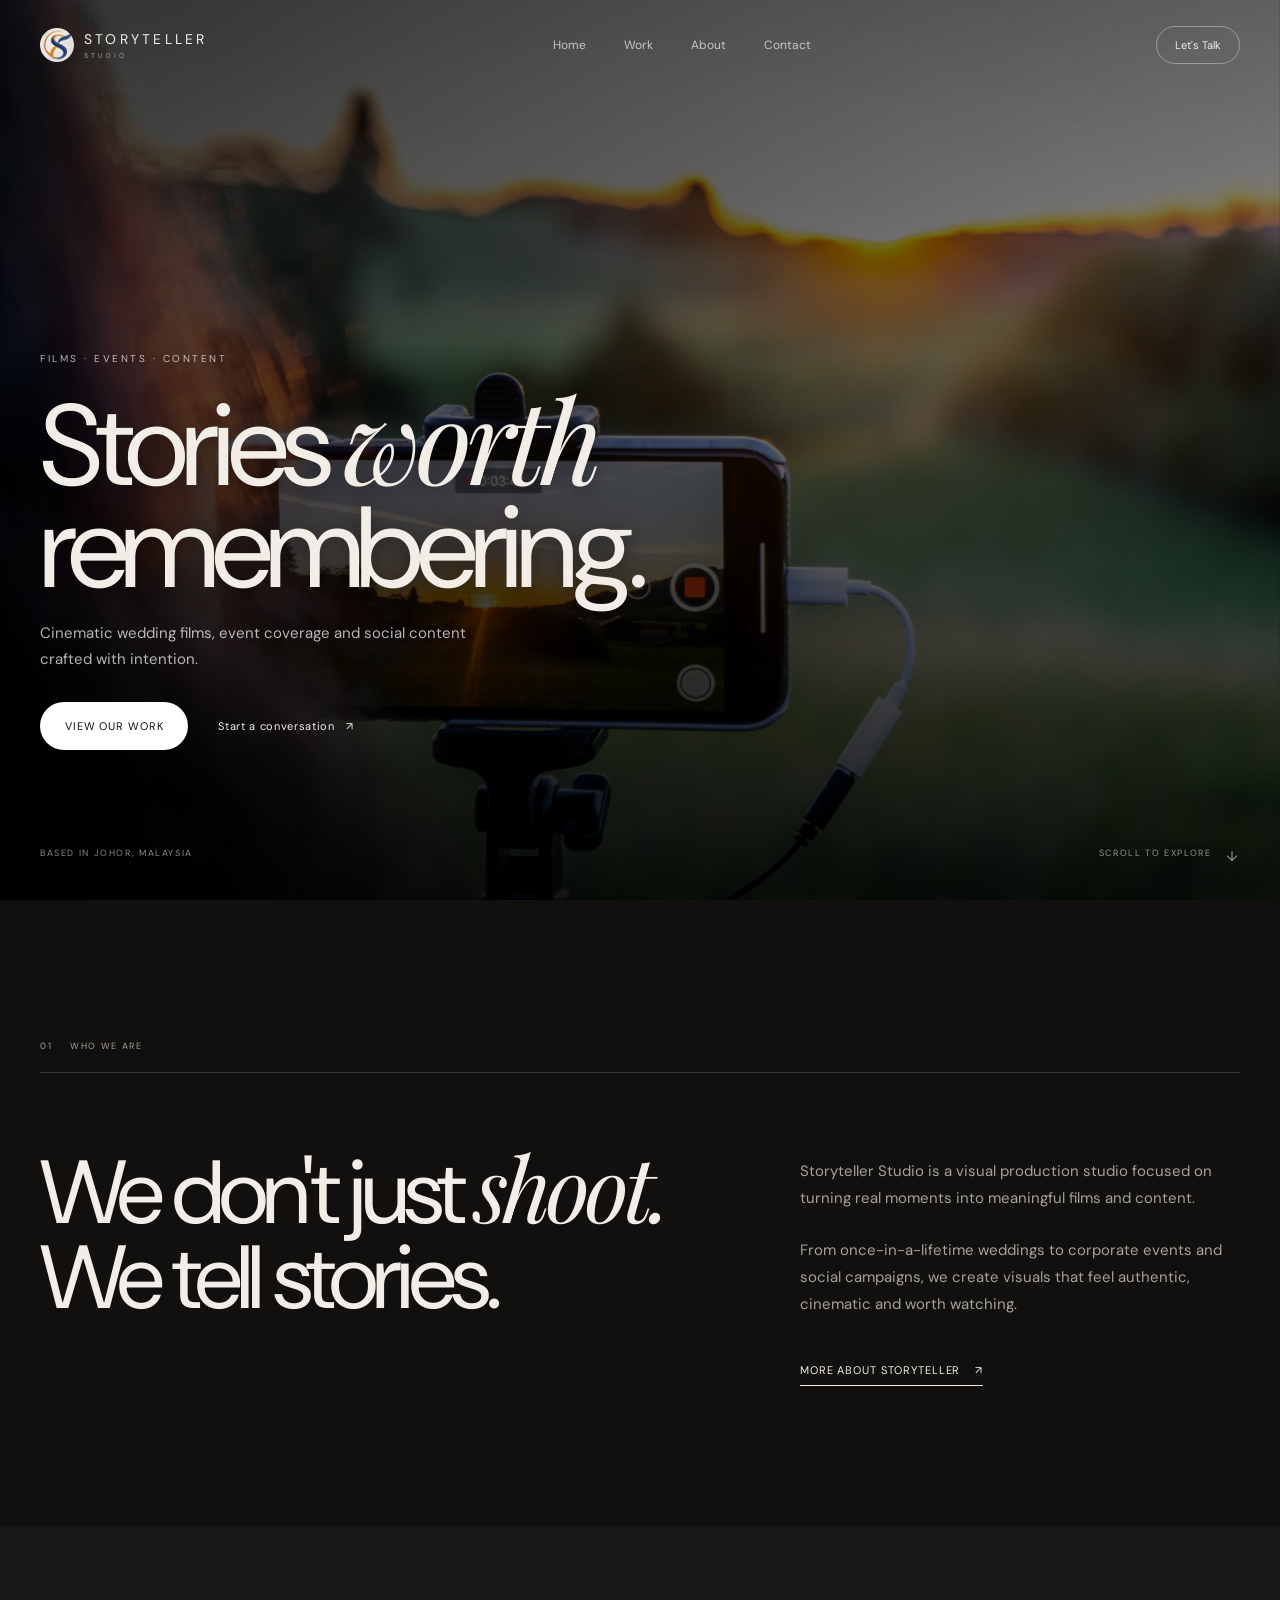
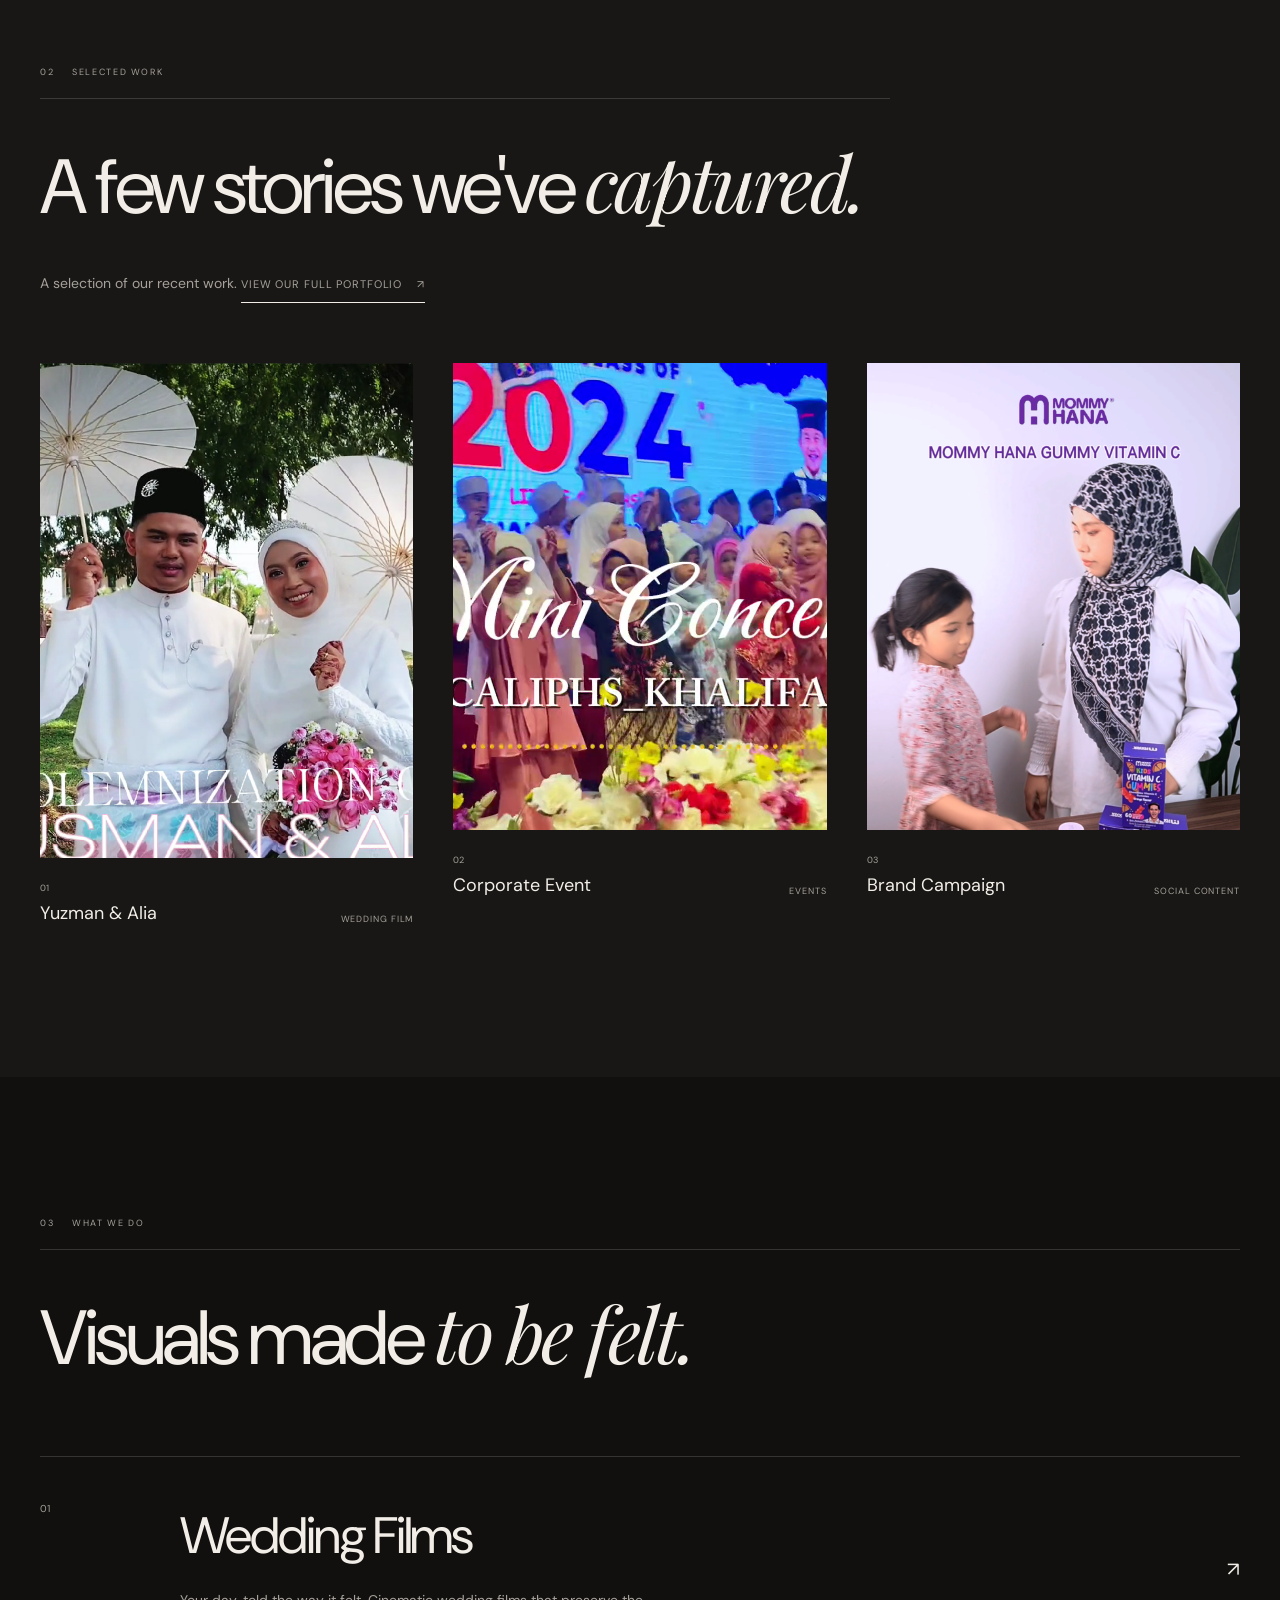
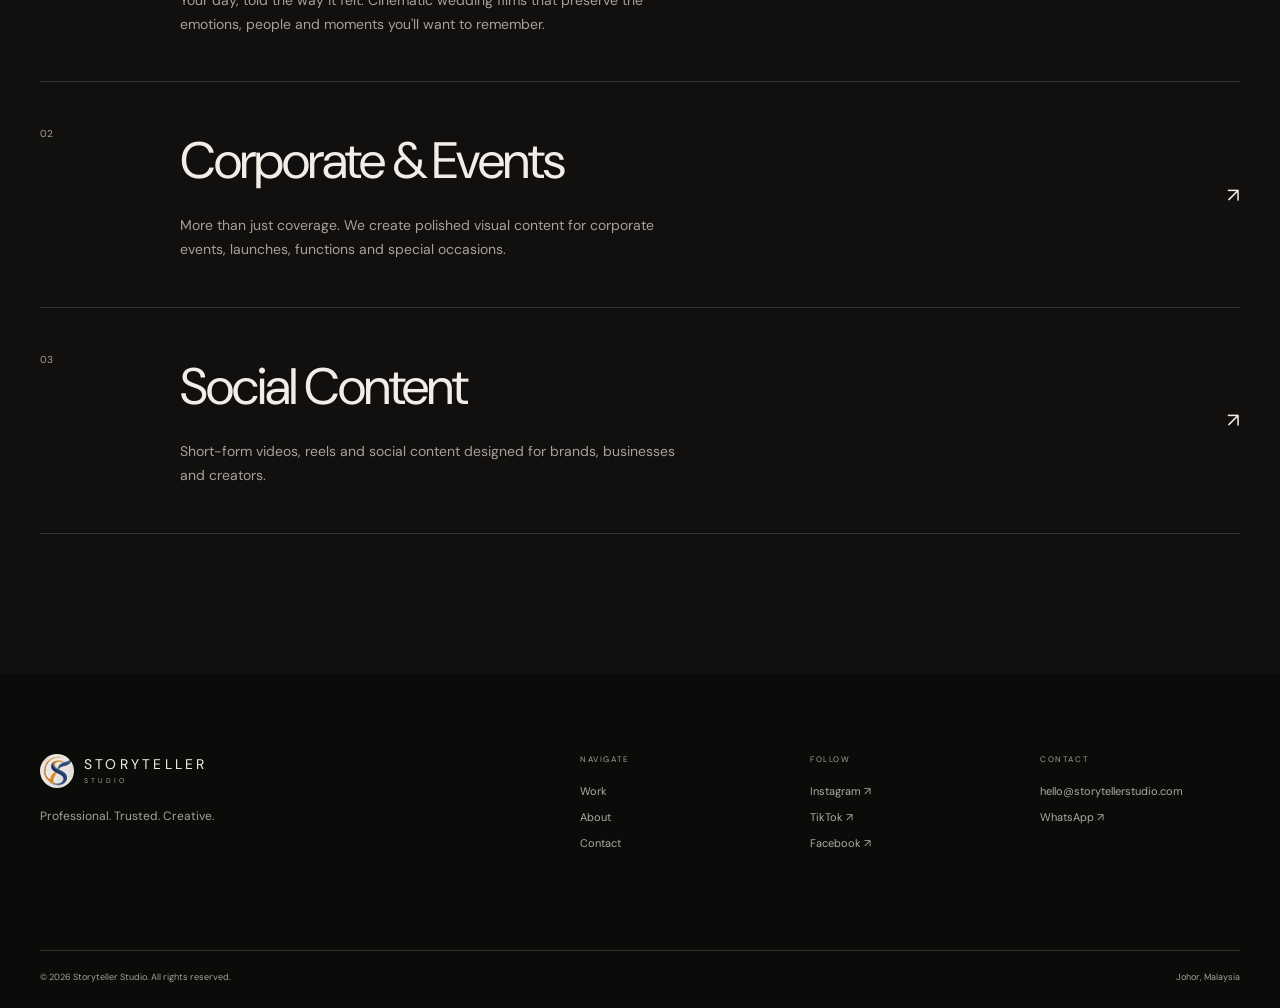
<file: index.html>
<!DOCTYPE html>
<html lang="en">

<head>
    <meta charset="UTF-8">
    <meta name="viewport" content="width=device-width, initial-scale=1.0">
    <title>Storyteller Studio — Films. Moments. Stories.</title>
    <meta name="description"
        content="Storyteller Studio creates cinematic wedding films, corporate event coverage and social content.">
    <link rel="preconnect" href="https://fonts.googleapis.com">
    <link rel="preconnect" href="https://fonts.gstatic.com" crossorigin>
    <link
        href="https://fonts.googleapis.com/css2?family=DM+Sans:wght@400;500;600&family=Playfair+Display:ital,wght@0,400;0,500;1,400;1,500&display=swap"
        rel="stylesheet">
    <link rel="stylesheet" href="css/style.css">
</head>

<body> 
    <!-- ========================= LOADER ========================== -->
    <div class="loader" id="loader">
        <div class="loader-brand"> <img src="media/logo.jpg" alt="Storyteller Studio logo"> <div><span>STORYTELLER</span> <small>STUDIO</small></div> </div>
    </div> 
    <!-- ========================= NAVIGATION ========================== -->
    <header class="navbar" id="navbar"> <a href="index.html" class="logo"> <img src="media/logo.jpg" alt="Storyteller Studio logo"> <span class="logo-type"> <span>STORYTELLER</span> <small>STUDIO</small> </span>
        </a>
        <nav class="nav-links" id="navLinks"> <a href="index.html">Home</a> <a href="work.html">Work</a> <a
                href="about.html">About</a> <a href="contact.html">Contact</a> </nav> <a href="contact.html" class="nav-cta"> Let's
            Talk </a> <button class="menu-toggle" id="menuToggle" aria-label="Open menu"> <span></span> <span></span>
        </button>
    </header>
    <main> 
        <!-- ========================= HERO ========================== -->
        <section class="hero" id="home">
            <div class="hero-media"> <!-- Replace this image with your own hero image --> <img src="media/hero.jpg"
                    alt="Storyteller Studio cinematic production">
                <div class="hero-overlay"></div>
            </div>
            <div class="hero-content">
                <p class="eyebrow reveal"> FILMS · EVENTS · CONTENT </p>
                <h1 class="reveal"> Stories <em>worth</em> remembering. </h1>
                <p class="hero-description reveal"> Cinematic wedding films, event coverage and social content crafted
                    with intention. </p>
                <div class="hero-actions reveal"> <a href="#work" class="btn btn-light"> View Our Work </a> <a
                        href="#contact" class="text-link"> Start a conversation <span>↗</span> </a> </div>
            </div>
            <div class="hero-bottom"> <span>BASED IN JOHOR, MALAYSIA</span> <a href="#services"> SCROLL TO EXPLORE <span
                        class="scroll-arrow">↓</span> </a> </div>
        </section> 
        <!-- ========================= INTRO ========================== -->
        <section class="intro section">
            <div class="container">
                <div class="section-label"> <span>01</span> <span>WHO WE ARE</span> </div>
                <div class="intro-grid">
                    <h2> We don't just <em>shoot.</em> We tell stories. </h2>
                    <div class="intro-copy">
                        <p> Storyteller Studio is a visual production studio focused on turning real moments into
                            meaningful films and content. </p>
                        <p> From once-in-a-lifetime weddings to corporate events and social campaigns, we create visuals
                            that feel authentic, cinematic and worth watching. </p> <a href="#about"
                            class="underlined-link"> More about Storyteller <span>↗</span> </a>
                    </div>
                </div>
            </div>
        </section> 
        <!-- ========================= FEATURED WORK PREVIEW ========================== -->
        <section class="work section" id="work">
            <div class="container">
                <div class="section-heading">
                    <div class="section-label"> <span>02</span> <span>SELECTED WORK</span> </div>
                    <h2> A few stories we've <em>captured.</em> </h2>
                    <p> A selection of our recent work. <a href="work.html" class="underlined-link">View our full portfolio <span>↗</span></a> </p>
                </div>
                <div class="featured-grid featured-grid-preview"> 
                    <!-- WORK 01 -->
                    <article class="work-card work-large" role="button" tabindex="0" data-video-url="https://youtu.be/NBf2qxJAFPQ" data-platform="youtube" aria-label="Play Yuzman and Alia wedding film">
                        <div class="work-media"> <img src="media/work-01.jpg" alt="Wedding film" loading="lazy">
                            <div class="work-overlay"> <span>WATCH FILM ↗</span> </div>
                        </div>
                        <div class="work-info">
                            <div> <span class="work-number">01</span>
                                <h3>Yuzman & Alia</h3>
                            </div> <span>Wedding Film</span>
                        </div>
                    </article>
                    <!-- WORK 02 -->
                    <article class="work-card">
                        <div class="work-media"> <img src="media/work-02.jpg" alt="Corporate event" loading="lazy">
                            <div class="work-overlay"> <span>VIEW PROJECT ↗</span> </div>
                        </div>
                        <div class="work-info">
                            <div> <span class="work-number">02</span>
                                <h3>Corporate Event</h3>
                            </div> <span>Events</span>
                        </div>
                    </article> 
                    <!-- WORK 03 -->
                    <article class="work-card" role="button" tabindex="0" data-video-url="media/SocialContenthana2.mp4" data-platform="local" aria-label="Play Brand Campaign video">
                        <div class="work-media"> <img src="media/work-03.jpg" alt="Social media campaign"
                                loading="lazy">
                            <div class="work-overlay"> <span>VIEW PROJECT ↗</span> </div>
                        </div>
                        <div class="work-info">
                            <div> <span class="work-number">03</span>
                                <h3>Brand Campaign</h3>
                            </div> <span>Social Content</span>
                        </div>
                    </article>
                </div>
            </div>
        </section> 
        <!-- ========================= SERVICES ========================== -->
        <section class="services section" id="services">
            <div class="container">
                <div class="section-label"> <span>03</span> <span>WHAT WE DO</span> </div>
                <div class="services-intro">
                    <h2> Visuals made <em>to be felt.</em> </h2>
                </div>
                <div class="service-list"> <!-- SERVICE 01 -->
                    <article class="service-item">
                        <div class="service-number"> 01 </div>
                        <div class="service-main">
                            <h3> Wedding Films </h3>
                            <p> Your day, told the way it felt. Cinematic wedding films that preserve the emotions,
                                people and moments you'll want to remember. </p>
                        </div>
                        <div class="service-arrow"> ↗ </div>
                    </article> 
                    <!-- SERVICE 02 -->
                    <article class="service-item">
                        <div class="service-number"> 02 </div>
                        <div class="service-main">
                            <h3> Corporate & Events </h3>
                            <p> More than just coverage. We create polished visual content for corporate events,
                                launches, functions and special occasions. </p>
                        </div>
                        <div class="service-arrow"> ↗ </div>
                    </article> 
                    <!-- SERVICE 03 -->
                    <article class="service-item">
                        <div class="service-number"> 03 </div>
                        <div class="service-main">
                            <h3> Social Content </h3>
                            <p> Short-form videos, reels and social content designed for brands, businesses and
                                creators. </p>
                        </div>
                        <div class="service-arrow"> ↗ </div>
                    </article>
                </div>
            </div>
        </section>
    </main> 
    <div class="video-modal" id="videoModal" aria-hidden="true" role="dialog" aria-modal="true"
        aria-labelledby="videoModalTitle">
        <div class="video-modal-backdrop" data-modal-close></div>
        <div class="video-modal-content">
            <div class="video-modal-header">
                <h2 id="videoModalTitle">Project video</h2>
                <button class="video-modal-close" type="button" data-modal-close aria-label="Close video">&times;</button>
            </div>
            <div class="video-modal-player" id="videoModalPlayer"></div>
        </div>
    </div>
    <!-- ========================= FOOTER ========================== -->
    <footer class="footer">
        <div class="container">
            <div class="footer-top">
                <div class="footer-brand"> <a href="index.html" class="logo"> <img src="media/logo.jpg" alt="Storyteller Studio logo"> <span class="logo-type"> <span>STORYTELLER</span> <small>STUDIO</small> </span>
                    </a>
                    <p> Professional. Trusted. Creative. </p>
                </div>
                <div class="footer-links">
                    <div> <span class="footer-heading"> NAVIGATE </span> <a href="work.html">Work</a> <a
                            href="about.html">About</a> <a href="contact.html">Contact</a>
                    </div>
                    <div> <span class="footer-heading"> FOLLOW </span> <a href="#" target="_blank">Instagram ↗</a> <a
                            href="#" target="_blank">TikTok ↗</a> <a href="#" target="_blank">Facebook ↗</a> </div>
                    <div> <span class="footer-heading"> CONTACT </span> <a href="mailto:hello@storytellerstudio.com">
                            hello@storytellerstudio.com </a> <a href="https://wa.me/60123456789" target="_blank">
                            WhatsApp ↗ </a> </div>
                </div>
            </div>
            <div class="footer-bottom"> <span> © <span id="year"></span> Storyteller Studio. All rights reserved.
                </span> <span> Johor, Malaysia </span> </div>
        </div>
    </footer>
    <script src="js/script.js"></script>
</body>

</html>
</file>
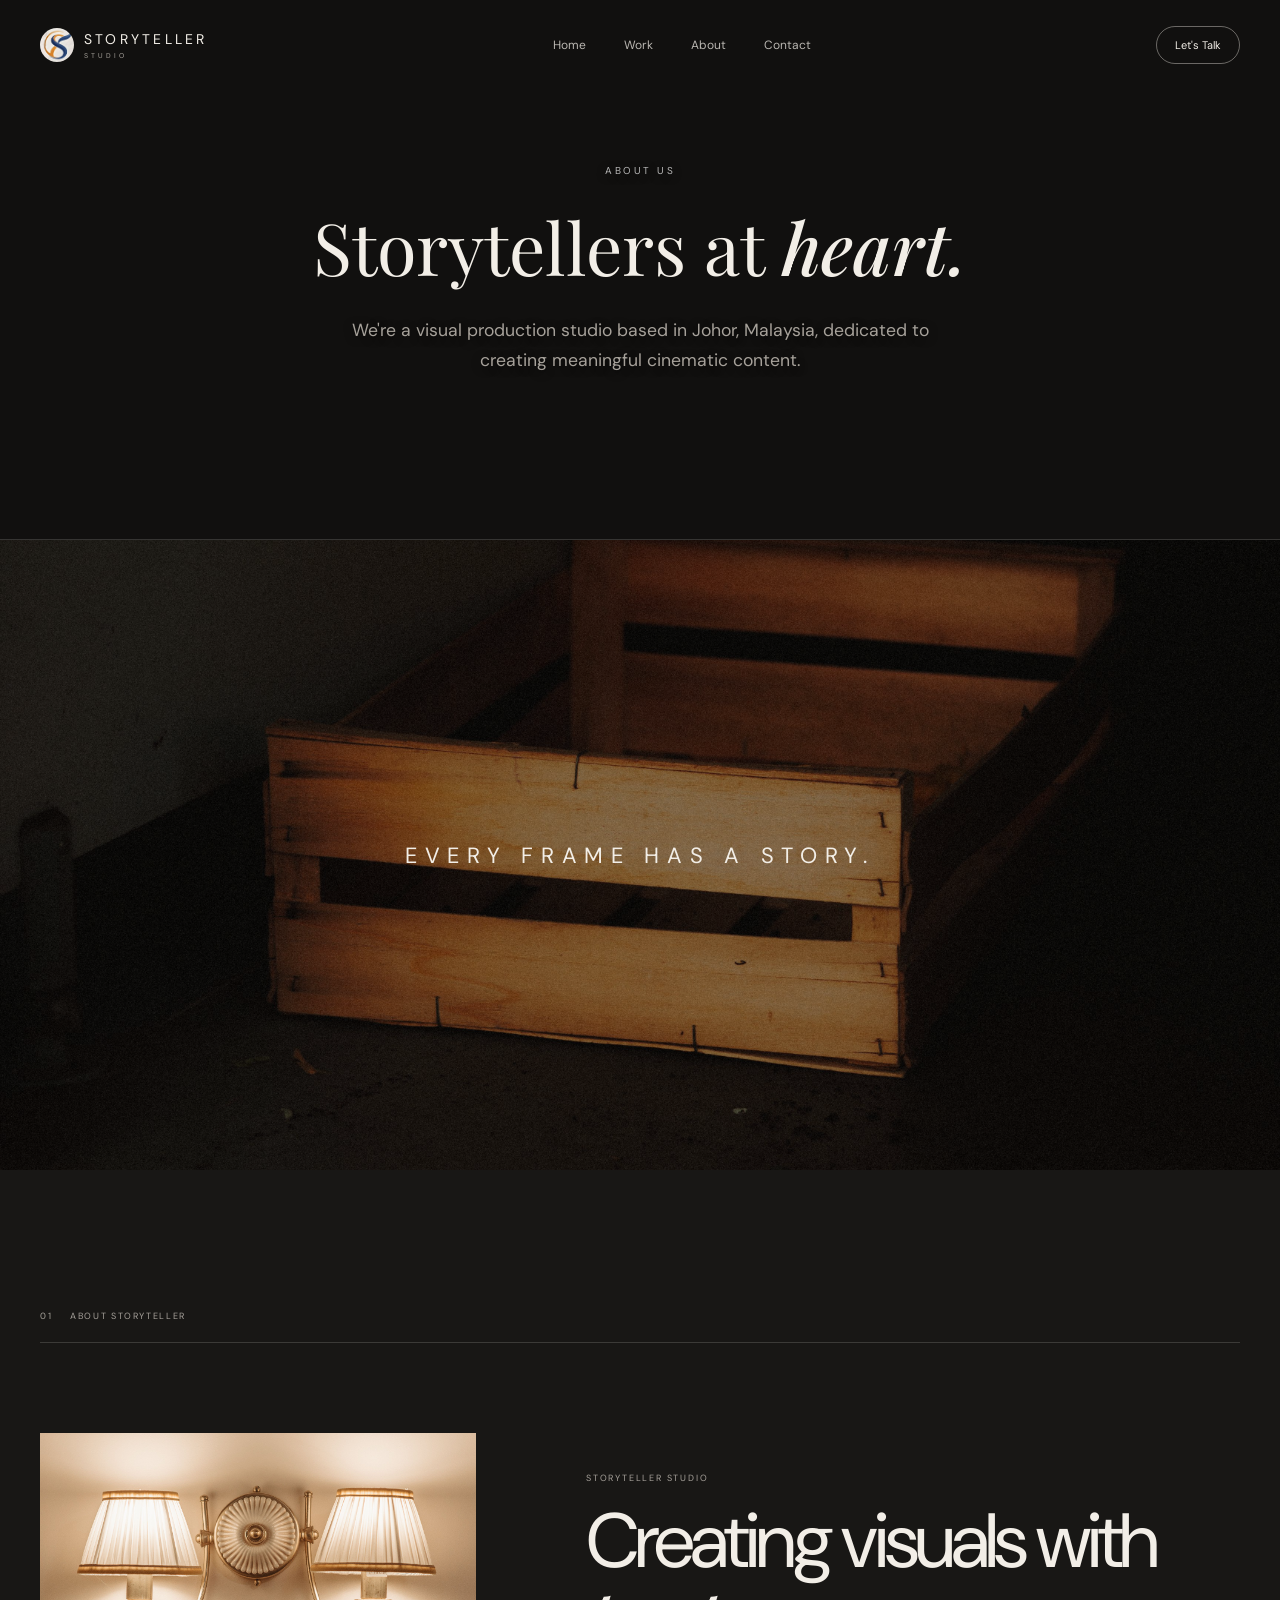
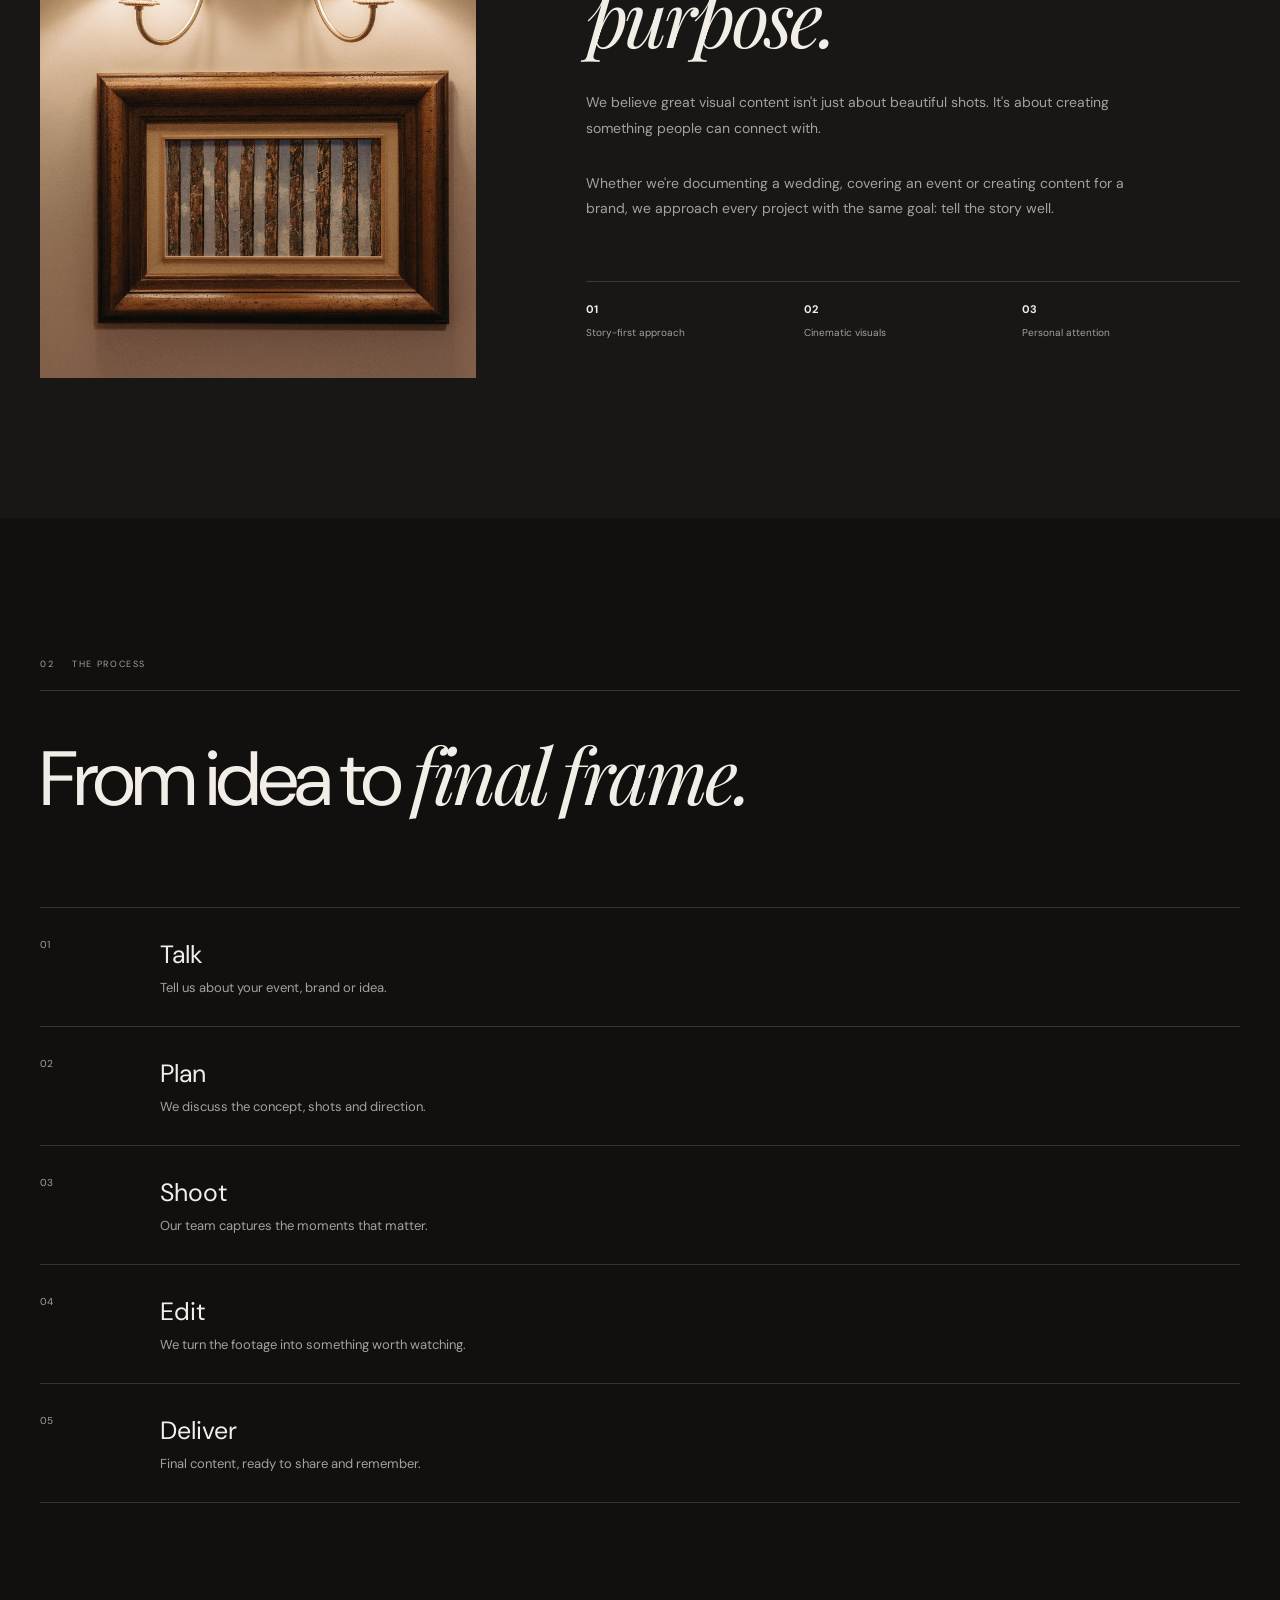
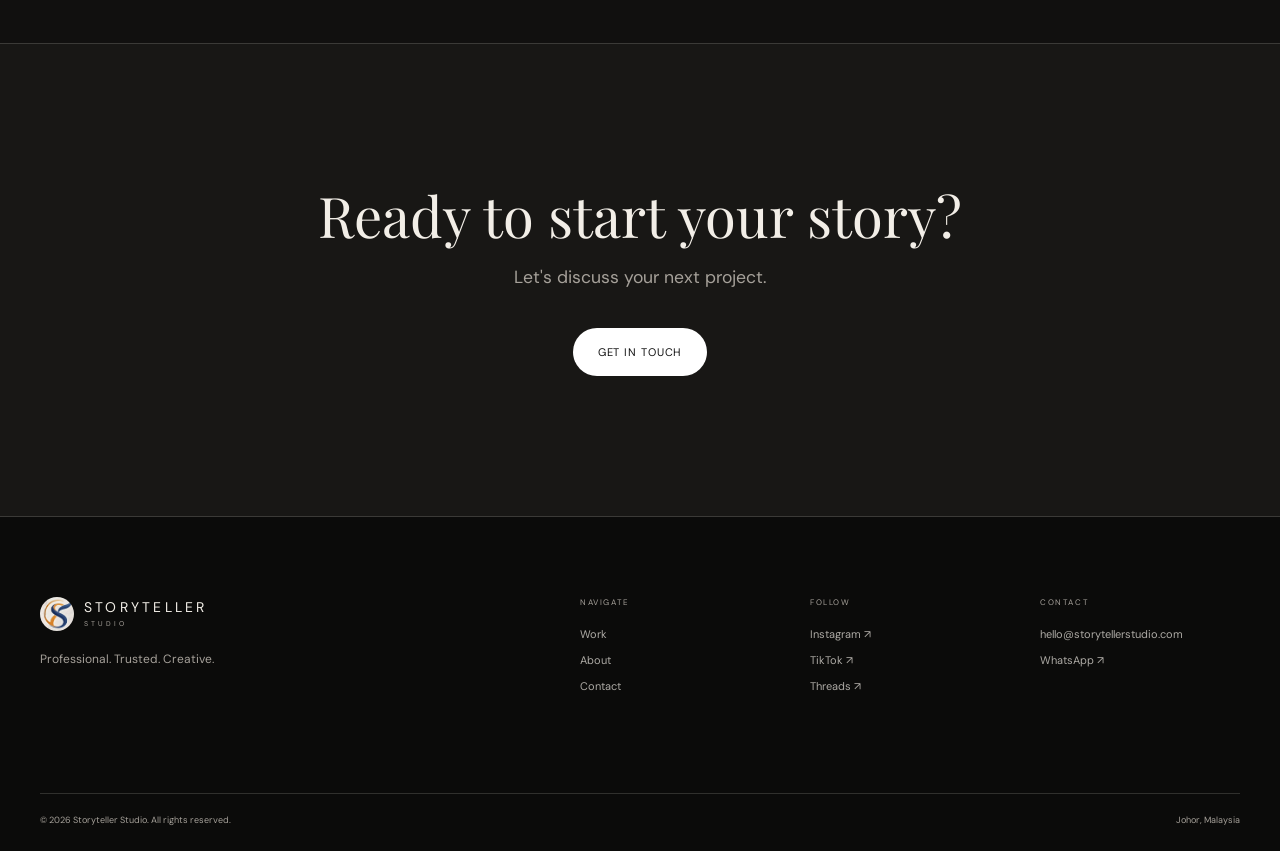
<file: about.html>
<!DOCTYPE html>
<html lang="en">

<head>
    <meta charset="UTF-8">
    <meta name="viewport" content="width=device-width, initial-scale=1.0">
    <title>About Us — Storyteller Studio</title>
    <meta name="description"
        content="Learn about Storyteller Studio's story-first approach to visual content creation.">
    <link rel="preconnect" href="https://fonts.googleapis.com">
    <link rel="preconnect" href="https://fonts.gstatic.com" crossorigin>
    <link
        href="https://fonts.googleapis.com/css2?family=DM+Sans:wght@400;500;600&family=Playfair+Display:ital,wght@0,400;0,500;1,400;1,500&display=swap"
        rel="stylesheet">
    <link rel="stylesheet" href="css/style.css">
</head>

<body>
    <!-- ========================= LOADER ========================== -->
    <div class="loader" id="loader">
        <div class="loader-brand"> <img src="media/logo.jpg" alt="Storyteller Studio logo"> <div><span>STORYTELLER</span> <small>STUDIO</small></div> </div>
    </div>
    <!-- ========================= NAVIGATION ========================== -->
    <header class="navbar" id="navbar"> <a href="index.html" class="logo"> <img src="media/logo.jpg" alt="Storyteller Studio logo"> <span class="logo-type"> <span>STORYTELLER</span> <small>STUDIO</small> </span>
        </a>
        <nav class="nav-links" id="navLinks"> <a href="index.html">Home</a> <a href="work.html">Work</a> <a
                href="about.html">About</a> <a href="contact.html">Contact</a> </nav> <a href="contact.html" class="nav-cta"> Let's
            Talk </a> <button class="menu-toggle" id="menuToggle" aria-label="Open menu"> <span></span> <span></span>
        </button>
    </header>
    <main>
        <!-- ========================= PAGE HEADER ========================== -->
        <section class="page-hero">
            <div class="container">
                <div class="page-hero-content">
                    <p class="eyebrow reveal"> ABOUT US </p>
                    <h1 class="reveal"> Storytellers at <em>heart.</em> </h1>
                    <p class="hero-description reveal"> We're a visual production studio based in Johor, Malaysia, dedicated to creating meaningful cinematic content. </p>
                </div>
            </div>
        </section>
        <!-- ========================= IMAGE BREAK ========================== -->
        <section class="image-break"> <img src="media/statement.jpg" alt="Storyteller Studio production" loading="lazy">
            <div class="image-break-overlay"></div>
            <div class="image-break-text">
                <p>EVERY FRAME HAS A STORY.</p>
            </div>
        </section>
        <!-- ========================= ABOUT ========================== -->
        <section class="about section" id="about">
            <div class="container">
                <div class="section-label"> <span>01</span> <span>ABOUT STORYTELLER</span> </div>
                <div class="about-grid">
                    <div class="about-image"> <img src="media/about.jpg" alt="Storyteller Studio" loading="lazy"> </div>
                    <div class="about-content">
                        <p class="about-small"> STORYTELLER STUDIO </p>
                        <h2> Creating visuals with <em>purpose.</em> </h2>
                        <p> We believe great visual content isn't just about beautiful shots. It's about creating
                            something people can connect with. </p>
                        <p> Whether we're documenting a wedding, covering an event or creating content for a brand, we
                            approach every project with the same goal: tell the story well. </p>
                        <div class="about-meta">
                            <div> <strong>01</strong> <span>Story-first approach</span> </div>
                            <div> <strong>02</strong> <span>Cinematic visuals</span> </div>
                            <div> <strong>03</strong> <span>Personal attention</span> </div>
                        </div>
                    </div>
                </div>
            </div>
        </section>
        <!-- ========================= PROCESS ========================== -->
        <section class="process section">
            <div class="container">
                <div class="section-label"> <span>02</span> <span>THE PROCESS</span> </div>
                <div class="process-heading">
                    <h2> From idea to <em>final frame.</em> </h2>
                </div>
                <div class="process-list">
                    <div class="process-item"> <span>01</span>
                        <div>
                            <h3>Talk</h3>
                            <p> Tell us about your event, brand or idea. </p>
                        </div>
                    </div>
                    <div class="process-item"> <span>02</span>
                        <div>
                            <h3>Plan</h3>
                            <p> We discuss the concept, shots and direction. </p>
                        </div>
                    </div>
                    <div class="process-item"> <span>03</span>
                        <div>
                            <h3>Shoot</h3>
                            <p> Our team captures the moments that matter. </p>
                        </div>
                    </div>
                    <div class="process-item"> <span>04</span>
                        <div>
                            <h3>Edit</h3>
                            <p> We turn the footage into something worth watching. </p>
                        </div>
                    </div>
                    <div class="process-item"> <span>05</span>
                        <div>
                            <h3>Deliver</h3>
                            <p> Final content, ready to share and remember. </p>
                        </div>
                    </div>
                </div>
            </div>
        </section>
        <!-- ========================= CTA ========================== -->
        <section class="cta-section section">
            <div class="container">
                <h2> Ready to start your story? </h2>
                <p> Let's discuss your next project. </p>
                <a href="contact.html" class="btn btn-light"> Get In Touch </a>
            </div>
        </section>
    </main>
    <!-- ========================= FOOTER ========================== -->
    <footer class="footer">
        <div class="container">
            <div class="footer-top">
                <div class="footer-brand"> <a href="index.html" class="logo"> <img src="media/logo.jpg" alt="Storyteller Studio logo"> <span class="logo-type"> <span>STORYTELLER</span> <small>STUDIO</small> </span>
                    </a>
                    <p> Professional. Trusted. Creative. </p>
                </div>
                <div class="footer-links">
                    <div> <span class="footer-heading"> NAVIGATE </span> <a href="work.html">Work</a> <a
                            href="about.html">About</a> <a href="contact.html">Contact</a>
                    </div>
                    <div> <span class="footer-heading"> FOLLOW </span> <a href="https://www.instagram.com/storytellerstudiohq/" target="_blank">Instagram ↗</a> <a
                            href="https://www.tiktok.com/@storytellerstudiomy" target="_blank">TikTok ↗</a> <a href="https://www.threads.com/@storytellerstudiomy" target="_blank">Threads ↗</a> </div>
                    <div> <span class="footer-heading"> CONTACT </span> <a href="mailto:hello@storytellerstudio.com">
                            hello@storytellerstudio.com </a> <a href="https://wa.me/60123456789" target="_blank">
                            WhatsApp ↗ </a> </div>
                </div>
            </div>
            <div class="footer-bottom"> <span> © <span id="year"></span> Storyteller Studio. All rights reserved.
                </span> <span> Johor, Malaysia </span> </div>
        </div>
    </footer>
    <script src="js/script.js"></script>
</body>

</html>
</file>
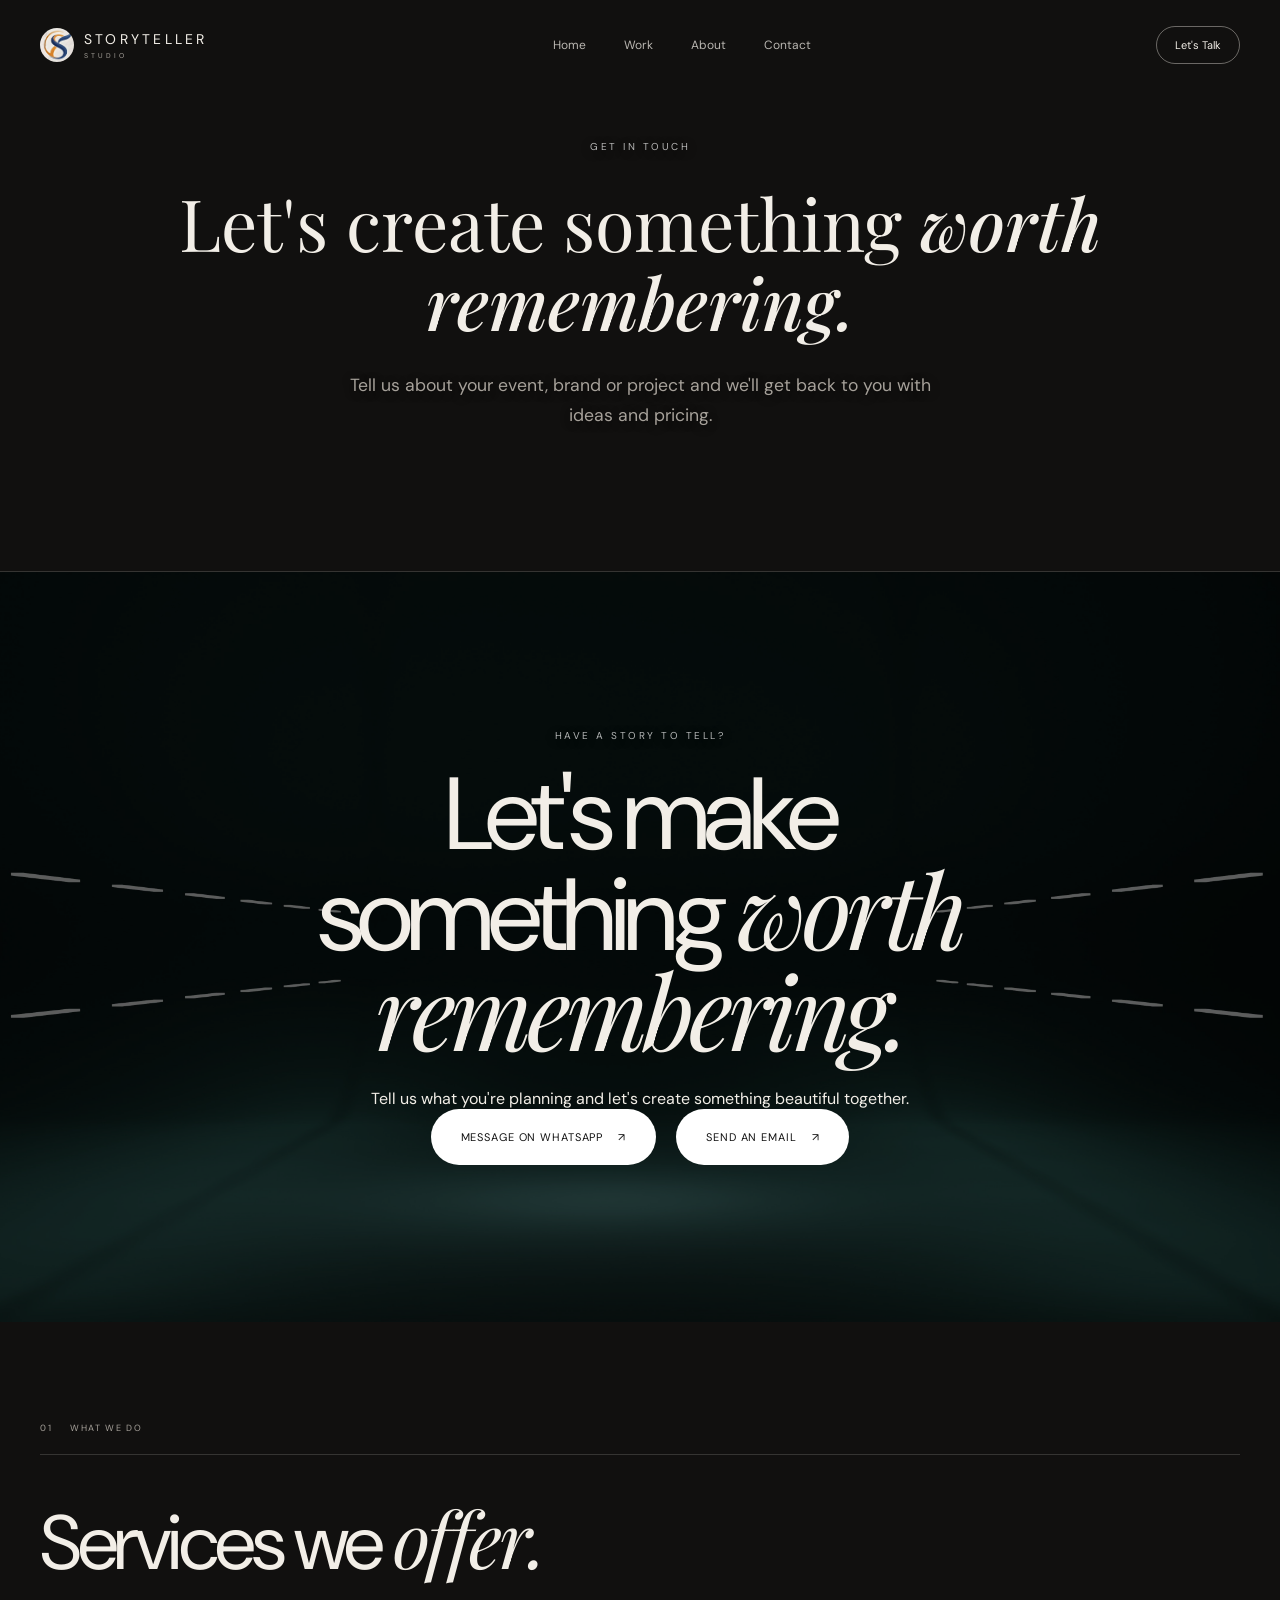
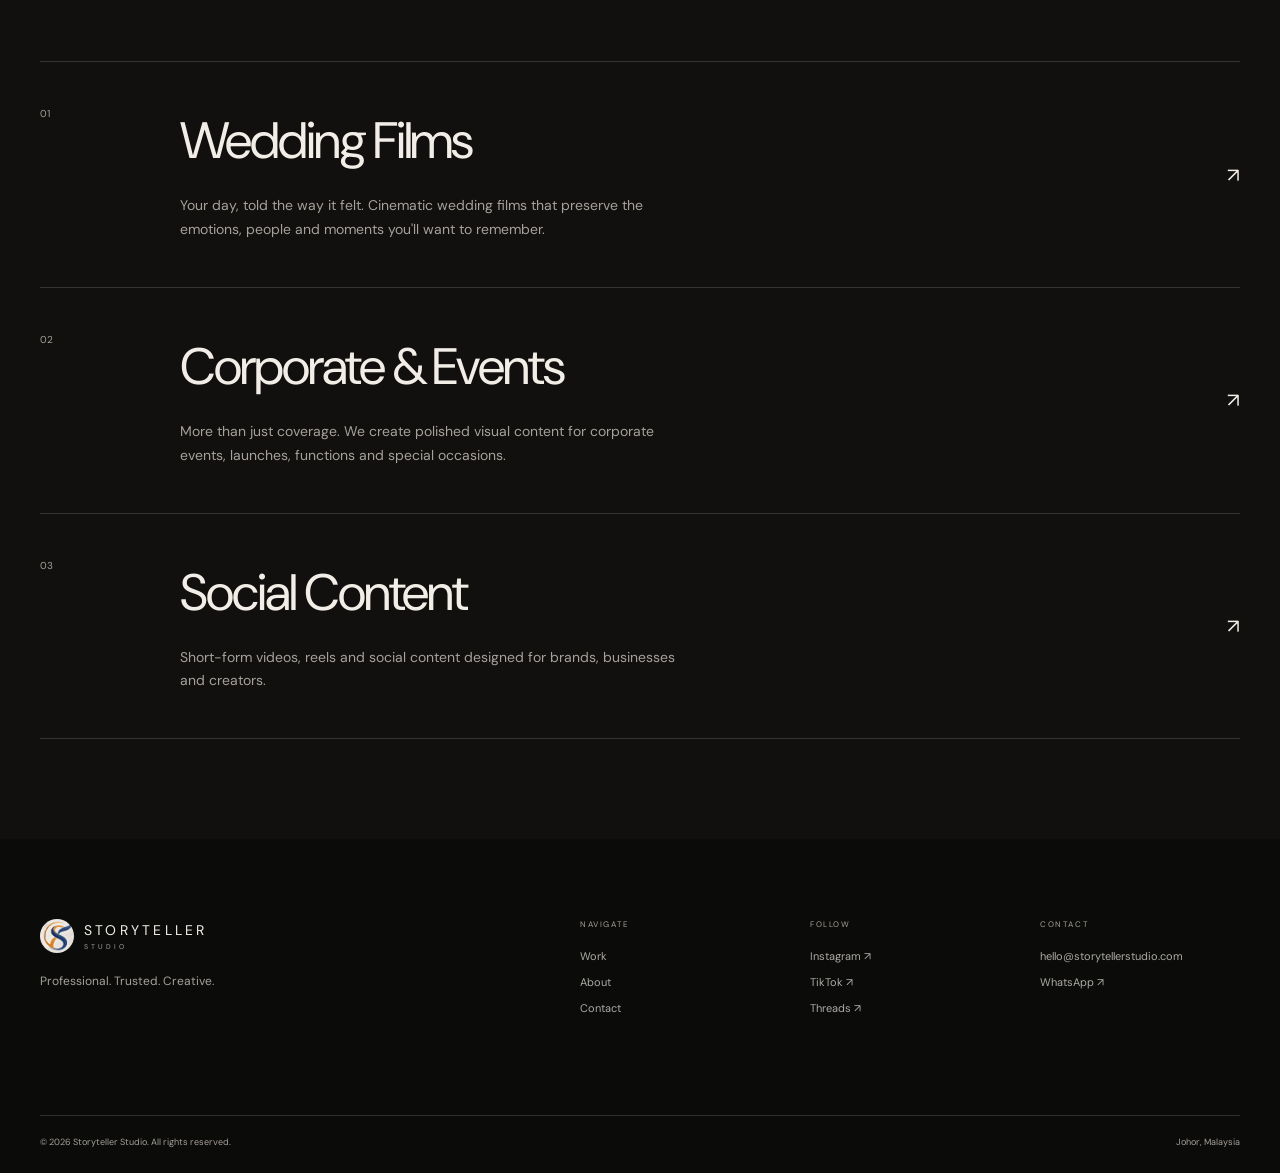
<file: contact.html>
<!DOCTYPE html>
<html lang="en">

<head>
    <meta charset="UTF-8">
    <meta name="viewport" content="width=device-width, initial-scale=1.0">
    <title>Contact Us — Storyteller Studio</title>
    <meta name="description"
        content="Get in touch with Storyteller Studio to discuss your next project.">
    <link rel="preconnect" href="https://fonts.googleapis.com">
    <link rel="preconnect" href="https://fonts.gstatic.com" crossorigin>
    <link
        href="https://fonts.googleapis.com/css2?family=DM+Sans:wght@400;500;600&family=Playfair+Display:ital,wght@0,400;0,500;1,400;1,500&display=swap"
        rel="stylesheet">
    <link rel="stylesheet" href="css/style.css">
</head>

<body>
    <!-- ========================= LOADER ========================== -->
    <div class="loader" id="loader">
        <div class="loader-brand"> <img src="media/logo.jpg" alt="Storyteller Studio logo"> <div><span>STORYTELLER</span> <small>STUDIO</small></div> </div>
    </div>
    <!-- ========================= NAVIGATION ========================== -->
    <header class="navbar" id="navbar"> <a href="index.html" class="logo"> <img src="media/logo.jpg" alt="Storyteller Studio logo"> <span class="logo-type"> <span>STORYTELLER</span> <small>STUDIO</small> </span>
        </a>
        <nav class="nav-links" id="navLinks"> <a href="index.html">Home</a> <a href="work.html">Work</a> <a
                href="about.html">About</a> <a href="contact.html">Contact</a> </nav> <a href="contact.html" class="nav-cta"> Let's
            Talk </a> <button class="menu-toggle" id="menuToggle" aria-label="Open menu"> <span></span> <span></span>
        </button>
    </header>
    <main>
        <!-- ========================= PAGE HEADER ========================== -->
        <section class="page-hero">
            <div class="container">
                <div class="page-hero-content">
                    <p class="eyebrow reveal"> GET IN TOUCH </p>
                    <h1 class="reveal"> Let's create something <em>worth remembering.</em> </h1>
                    <p class="hero-description reveal"> Tell us about your event, brand or project and we'll get back to you with ideas and pricing. </p>
                </div>
            </div>
        </section>
        <!-- ========================= CONTACT SECTION ========================== -->
        <section class="contact section">
            <div class="contact-background"> <img src="media/contact.jpg" alt="" loading="lazy">
                <div></div>
            </div>
            <div class="contact-content">
                <div class="container">
                    <div class="contact-card">
                        <p class="eyebrow"> HAVE A STORY TO TELL? </p>
                        <h2> Let's make something <em>worth remembering.</em> </h2>
                        <p> Tell us what you're planning and let's create something beautiful together. </p>
                        <div class="contact-methods">
                            <a href="https://wa.me/60123456789" target="_blank" rel="noopener" class="btn btn-light btn-large">
                                Message on WhatsApp <span>↗</span> </a>
                            <a href="mailto:hello@storytellerstudio.com" class="btn btn-light btn-large">
                                Send an Email <span>↗</span> </a>
                        </div>
                    </div>
                </div>
            </div>
        </section>
        <!-- ========================= SERVICE OVERVIEW ========================== -->
        <section class="section" style="padding: 100px 0;">
            <div class="container">
                <div class="section-label"> <span>01</span> <span>WHAT WE DO</span> </div>
                <div class="services-intro">
                    <h2> Services we <em>offer.</em> </h2>
                </div>
                <div class="service-list">
                    <!-- SERVICE 01 -->
                    <article class="service-item">
                        <div class="service-number"> 01 </div>
                        <div class="service-main">
                            <h3> Wedding Films </h3>
                            <p> Your day, told the way it felt. Cinematic wedding films that preserve the emotions,
                                people and moments you'll want to remember. </p>
                        </div>
                        <div class="service-arrow"> ↗ </div>
                    </article>
                    <!-- SERVICE 02 -->
                    <article class="service-item">
                        <div class="service-number"> 02 </div>
                        <div class="service-main">
                            <h3> Corporate & Events </h3>
                            <p> More than just coverage. We create polished visual content for corporate events,
                                launches, functions and special occasions. </p>
                        </div>
                        <div class="service-arrow"> ↗ </div>
                    </article>
                    <!-- SERVICE 03 -->
                    <article class="service-item">
                        <div class="service-number"> 03 </div>
                        <div class="service-main">
                            <h3> Social Content </h3>
                            <p> Short-form videos, reels and social content designed for brands, businesses and
                                creators. </p>
                        </div>
                        <div class="service-arrow"> ↗ </div>
                    </article>
                </div>
            </div>
        </section>
    </main>
    <!-- ========================= FOOTER ========================== -->
    <footer class="footer">
        <div class="container">
            <div class="footer-top">
                <div class="footer-brand"> <a href="index.html" class="logo"> <img src="media/logo.jpg" alt="Storyteller Studio logo"> <span class="logo-type"> <span>STORYTELLER</span> <small>STUDIO</small> </span>
                    </a>
                    <p> Professional. Trusted. Creative. </p>
                </div>
                <div class="footer-links">
                    <div> <span class="footer-heading"> NAVIGATE </span> <a href="work.html">Work</a> <a
                            href="about.html">About</a> <a href="contact.html">Contact</a>
                    </div>
                    <div> <span class="footer-heading"> FOLLOW </span> <a href="https://www.instagram.com/storytellerstudiohq/" target="_blank">Instagram ↗</a> <a
                            href="https://www.tiktok.com/@storytellerstudiomy" target="_blank">TikTok ↗</a> <a href="https://www.threads.com/@storytellerstudiomy" target="_blank">Threads ↗</a> </div>
                    <div> <span class="footer-heading"> CONTACT </span> <a href="mailto:hello@storytellerstudio.com">
                            hello@storytellerstudio.com </a> <a href="https://wa.me/60123456789" target="_blank">
                            WhatsApp ↗ </a> </div>
                </div>
            </div>
            <div class="footer-bottom"> <span> © <span id="year"></span> Storyteller Studio. All rights reserved.
                </span> <span> Johor, Malaysia </span> </div>
        </div>
    </footer>
    <script src="js/script.js"></script>
</body>

</html>
</file>
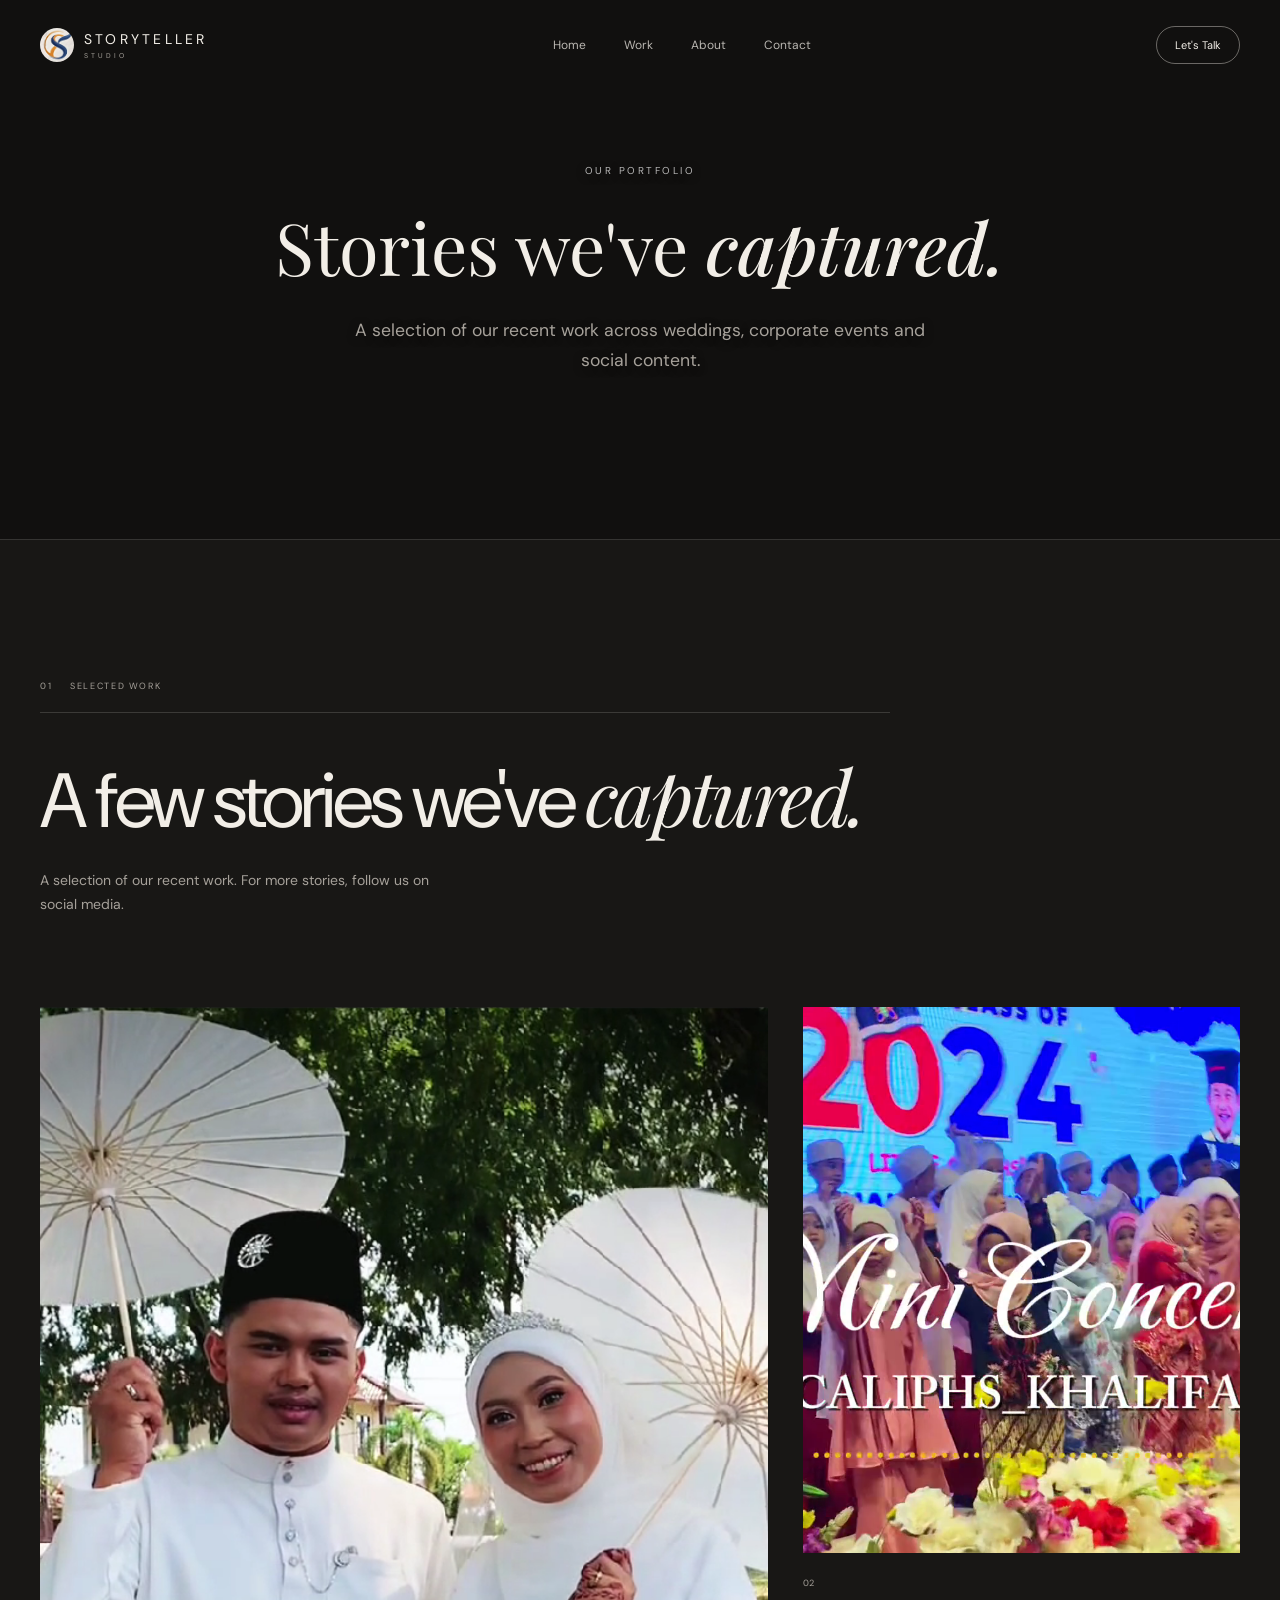
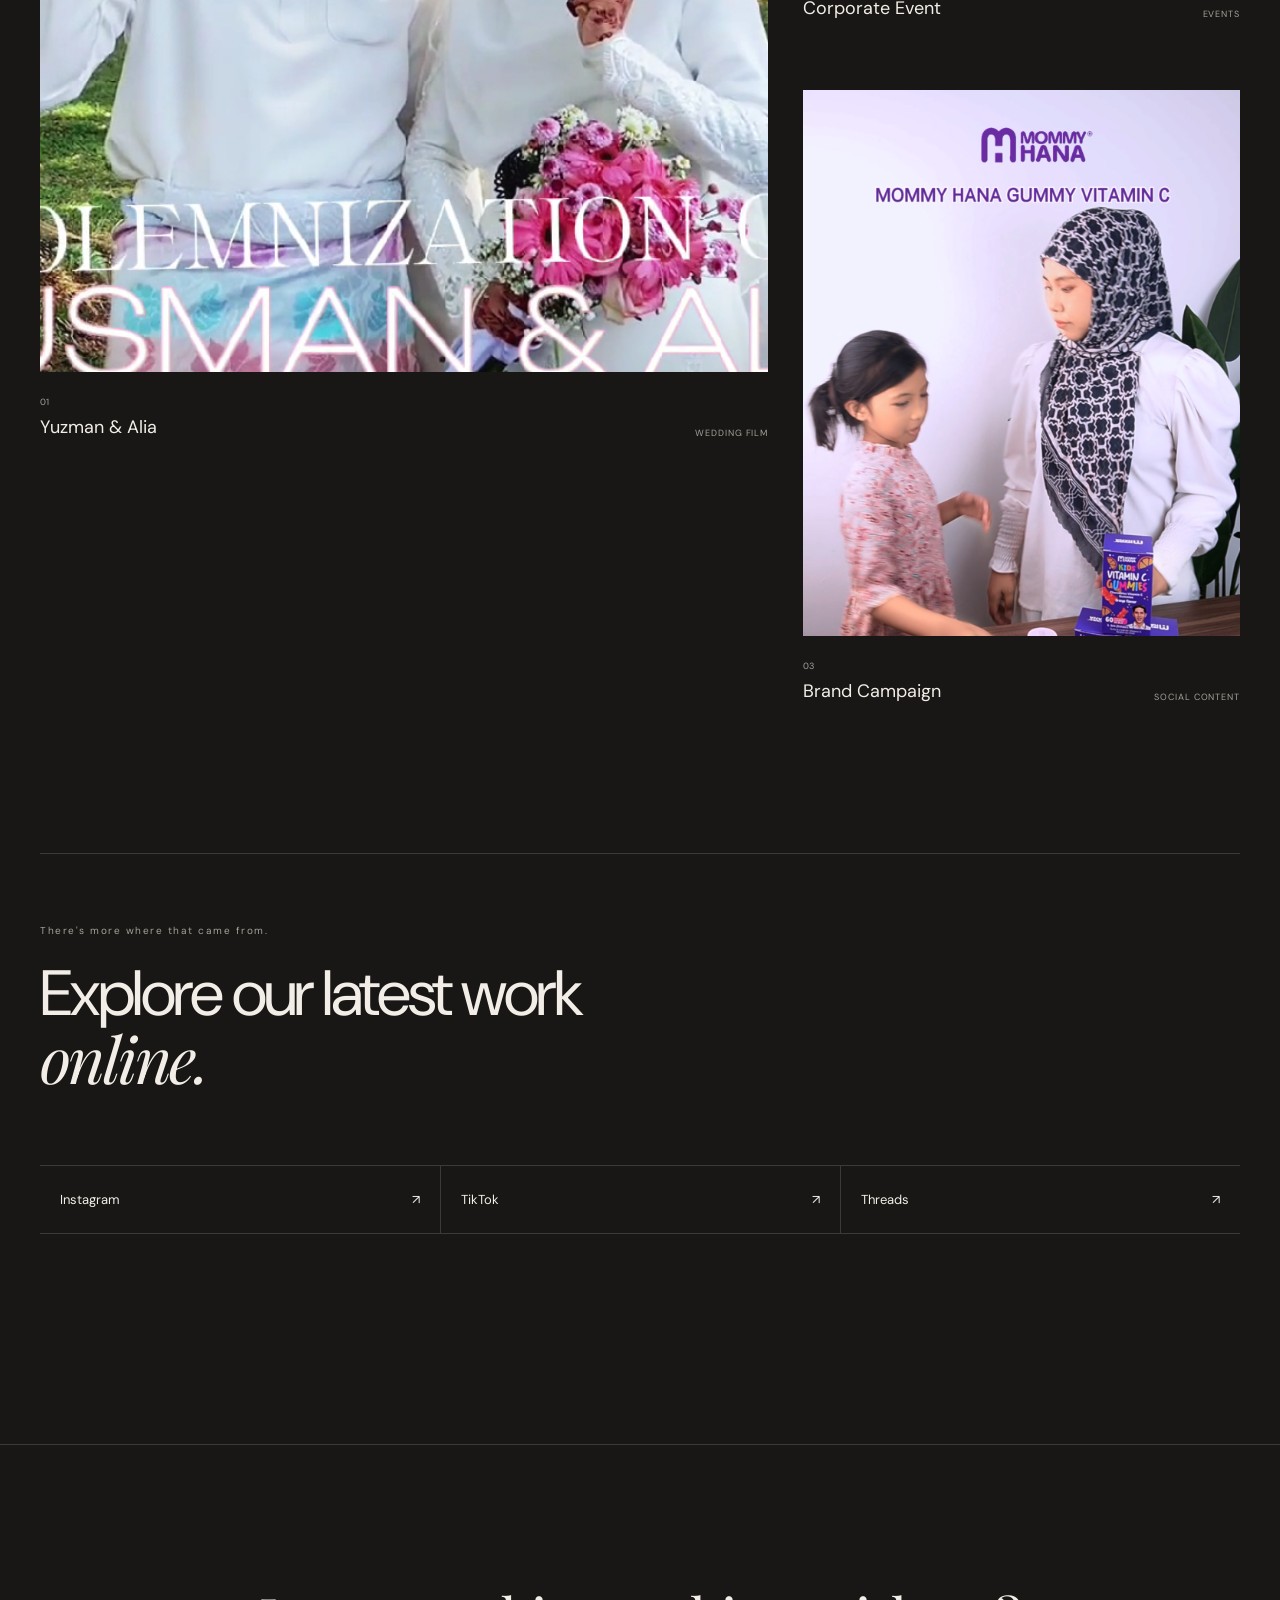
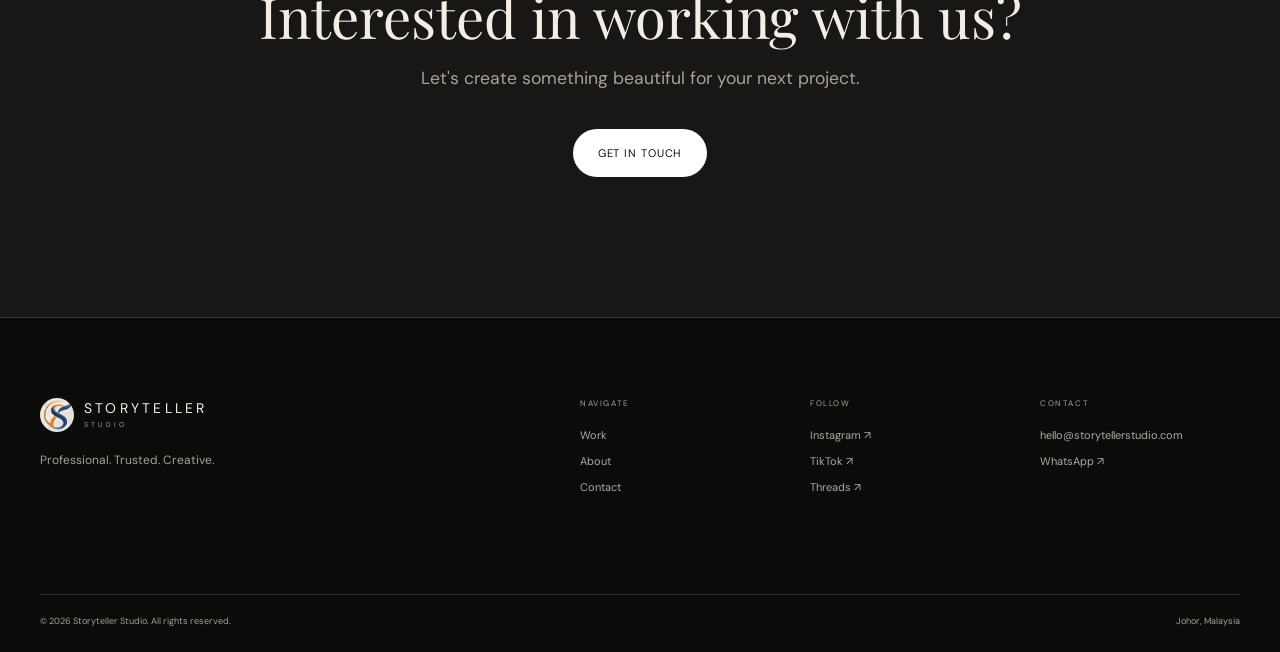
<file: work.html>
<!DOCTYPE html>
<html lang="en">

<head>
    <meta charset="UTF-8">
    <meta name="viewport" content="width=device-width, initial-scale=1.0">
    <title>Our Work — Storyteller Studio</title>
    <meta name="description"
        content="View our portfolio of wedding films, corporate events and social content.">
    <link rel="preconnect" href="https://fonts.googleapis.com">
    <link rel="preconnect" href="https://fonts.gstatic.com" crossorigin>
    <link
        href="https://fonts.googleapis.com/css2?family=DM+Sans:wght@400;500;600&family=Playfair+Display:ital,wght@0,400;0,500;1,400;1,500&display=swap"
        rel="stylesheet">
    <link rel="stylesheet" href="css/style.css">
</head>

<body>
    <!-- ========================= LOADER ========================== -->
    <div class="loader" id="loader">
        <div class="loader-brand"> <img src="media/logo.jpg" alt="Storyteller Studio logo"> <div><span>STORYTELLER</span> <small>STUDIO</small></div> </div>
    </div>
    <!-- ========================= NAVIGATION ========================== -->
    <header class="navbar" id="navbar"> <a href="index.html" class="logo"> <img src="media/logo.jpg" alt="Storyteller Studio logo"> <span class="logo-type"> <span>STORYTELLER</span> <small>STUDIO</small> </span>
        </a>
        <nav class="nav-links" id="navLinks"> <a href="index.html">Home</a> <a href="work.html">Work</a> <a
                href="about.html">About</a> <a href="contact.html">Contact</a> </nav> <a href="contact.html" class="nav-cta"> Let's
            Talk </a> <button class="menu-toggle" id="menuToggle" aria-label="Open menu"> <span></span> <span></span>
        </button>
    </header>
    <main>
        <!-- ========================= PAGE HEADER ========================== -->
        <section class="page-hero" id="work">
            <div class="container">
                <div class="page-hero-content">
                    <p class="eyebrow reveal"> OUR PORTFOLIO </p>
                    <h1 class="reveal"> Stories we've <em>captured.</em> </h1>
                    <p class="hero-description reveal"> A selection of our recent work across weddings, corporate events and social content. </p>
                </div>
            </div>
        </section>
        <!-- ========================= FEATURED WORK ========================== -->
        <section class="work section" id="portfolio">
            <div class="container">
                <div class="section-heading">
                    <div class="section-label"> <span>01</span> <span>SELECTED WORK</span> </div>
                    <h2> A few stories we've <em>captured.</em> </h2>
                    <p> A selection of our recent work. For more stories, follow us on social media. </p>
                </div>
                <div class="featured-grid">
                    <!-- WORK 01 -->
                    <article class="work-card work-large" role="button" tabindex="0" data-video-url="https://youtu.be/NBf2qxJAFPQ" data-platform="youtube" aria-label="Play Yuzman and Alia wedding film">
                        <div class="work-media"> <img src="media/work-01.jpg" alt="Wedding film" loading="lazy">
                            <div class="work-overlay"> <span>WATCH FILM ↗</span> </div>
                        </div>
                        <div class="work-info">
                            <div> <span class="work-number">01</span>
                                <h3>Yuzman & Alia</h3>
                            </div> <span>Wedding Film</span>
                        </div>
                    </article>
                    <!-- WORK 02 -->
<article class="work-card" role="button" tabindex="0" data-video-url="" data-platform="tiktok" aria-label="Play Corporate Event video">
    <div class="work-media">
        <img src="media/work-02.jpg" alt="Corporate event thumbnail" loading="lazy">
        <div class="work-overlay">
            <span>WATCH FILM ↗</span>
        </div>
    </div>
    <div class="work-info">
        <div>
            <span class="work-number">02</span>
            <h3>Corporate Event</h3>
        </div>
        <span>Events</span>
    </div>
</article>
                    <!-- WORK 03 -->
                    <article class="work-card" role="button" tabindex="0" data-video-url="media/SocialContenthana2.mp4" data-platform="local" aria-label="Play Brand Campaign video">
                        <div class="work-media"> <img src="media/work-03.jpg" alt="Social media campaign"
                                loading="lazy">
                            <div class="work-overlay"> <span>VIEW PROJECT ↗</span> </div>
                        </div>
                        <div class="work-info">
                            <div> <span class="work-number">03</span>
                                <h3>Brand Campaign</h3>
                            </div> <span>Social Content</span>
                        </div>
                    </article>
                </div>
                <!-- SOCIAL PORTFOLIO -->
                <div class="social-work">
                    <p> There's more where that came from. </p>
                    <h3> Explore our latest work <em>online.</em> </h3>
                    <div class="social-links"> <a href="https://www.instagram.com/storytellerstudiohq/" target="_blank" rel="noopener"> <span>Instagram</span>
                            <span>↗</span> </a> <a href="https://www.tiktok.com/@storytellerstudiomy" target="_blank" rel="noopener"> <span>TikTok</span>
                            <span>↗</span> </a> <a href="https://www.threads.com/@storytellerstudiomy" target="_blank" rel="noopener"> <span>Threads</span>
                            <span>↗</span> </a> </div>
                </div>
            </div>
        </section>
        <!-- ========================= CTA ========================== -->
        <section class="cta-section section">
            <div class="container">
                <h2> Interested in working with us? </h2>
                <p> Let's create something beautiful for your next project. </p>
                <a href="contact.html" class="btn btn-light"> Get In Touch </a>
            </div>
        </section>
    </main>
    <div class="video-modal" id="videoModal" aria-hidden="true" role="dialog" aria-modal="true"
        aria-labelledby="videoModalTitle">
        <div class="video-modal-backdrop" data-modal-close></div>
        <div class="video-modal-content">
            <div class="video-modal-header">
                <h2 id="videoModalTitle">Project video</h2>
                <button class="video-modal-close" type="button" data-modal-close aria-label="Close video">&times;</button>
            </div>
            <div class="video-modal-player" id="videoModalPlayer"></div>
        </div>
    </div>
    <!-- ========================= FOOTER ========================== -->
    <footer class="footer">
        <div class="container">
            <div class="footer-top">
                <div class="footer-brand"> <a href="index.html" class="logo"> <img src="media/logo.jpg" alt="Storyteller Studio logo"> <span class="logo-type"> <span>STORYTELLER</span> <small>STUDIO</small> </span>
                    </a>
                    <p> Professional. Trusted. Creative. </p>
                </div>
                <div class="footer-links">
                    <div> <span class="footer-heading"> NAVIGATE </span> <a href="work.html">Work</a> <a
                            href="about.html">About</a> <a href="contact.html">Contact</a>
                    </div>
                    <div> <span class="footer-heading"> FOLLOW </span> <a href="https://www.instagram.com/storytellerstudiohq/" target="_blank">Instagram ↗</a> <a
                            href="https://www.tiktok.com/@storytellerstudiomy" target="_blank">TikTok ↗</a> <a href="https://www.threads.com/@storytellerstudiomy" target="_blank">Threads ↗</a> </div>
                    <div> <span class="footer-heading"> CONTACT </span> <a href="mailto:hello@storytellerstudio.com">
                            hello@storytellerstudio.com </a> <a href="https://wa.me/60123456789" target="_blank">
                            WhatsApp ↗ </a> </div>
                </div>
            </div>
            <div class="footer-bottom"> <span> © <span id="year"></span> Storyteller Studio. All rights reserved.
                </span> <span> Johor, Malaysia </span> </div>
        </div>
    </footer>
    <script src="js/script.js"></script>
</body>

</html>
</file>
<file: css/style.css>
:root {
    --bg: #11100f;
    --bg-soft: #181715;
    --text: #f2eee7;
    --muted: #a6a19a;
    --line: rgba(242, 238, 231, 0.16);
    --white: #ffffff;

    --serif: "Playfair Display", Georgia, serif;
    --sans: "DM Sans", Arial, sans-serif;

    --container: 1240px;
}


* {
    margin: 0;
    padding: 0;
    box-sizing: border-box;
}


html {
    scroll-behavior: smooth;
}


body {
    background: var(--bg);
    color: var(--text);
    font-family: var(--sans);
    overflow-x: hidden;
}


body.menu-open {
    overflow: hidden;
}


img {
    display: block;
    width: 100%;
}


a {
    color: inherit;
    text-decoration: none;
}


button {
    font: inherit;
}


.container {
    width: min(var(--container), calc(100% - 80px));
    margin: 0 auto;
}


.section {
    padding: 140px 0;
}


/* =========================
   LOADER
========================= */

.loader {
    position: fixed;
    inset: 0;
    z-index: 9999;

    display: flex;
    align-items: center;
    justify-content: center;

    background: var(--bg);

    transition:
        opacity 0.8s ease,
        visibility 0.8s ease;
}


.loader.hidden {
    opacity: 0;
    visibility: hidden;
}


.loader-brand {
    display: flex;
    align-items: center;
    gap: 16px;

    animation: loaderPulse 1.5s ease-in-out infinite;
}


.loader-brand img,
.logo > img {
    width: 42px;
    height: 42px;
    flex: 0 0 auto;
    object-fit: cover;
    border-radius: 50%;
}


.loader-brand > div,
.logo-type {
    display: flex;
    flex-direction: column;
    line-height: 1;
}


.loader-brand span {
    font-size: 15px;
    letter-spacing: 0.28em;
}


.loader-brand small {
    margin-top: 7px;
    font-size: 8px;
    letter-spacing: 0.45em;
    color: var(--muted);
}


@keyframes loaderPulse {
    0%,
    100% {
        opacity: 0.4;
    }

    50% {
        opacity: 1;
    }
}


/* =========================
   NAVBAR
========================= */

.navbar {
    position: fixed;
    top: 0;
    left: 0;

    width: 100%;
    height: 90px;

    z-index: 1000;

    display: flex;
    align-items: center;
    justify-content: space-between;

    padding: 0 40px;

    transition:
        background 0.4s ease,
        backdrop-filter 0.4s ease;
}


.navbar.scrolled {
    background: rgba(17, 16, 15, 0.85);
    backdrop-filter: blur(18px);
    border-bottom: 1px solid var(--line);
}


.logo {
    display: flex;
    align-items: center;
    gap: 10px;
}


.logo span {
    font-size: 14px;
    letter-spacing: 0.23em;
}


.logo small {
    margin-top: 6px;
    font-size: 7px;
    letter-spacing: 0.42em;
    color: var(--muted);
}


.nav-links {
    display: flex;
    align-items: center;
    gap: 38px;
}


.nav-links a {
    position: relative;

    font-size: 12px;
    color: rgba(242, 238, 231, 0.75);

    transition: color 0.3s ease;
}


.nav-links a::after {
    content: "";

    position: absolute;
    left: 0;
    bottom: -7px;

    width: 100%;
    height: 1px;

    background: var(--text);

    transform: scaleX(0);
    transform-origin: right;

    transition: transform 0.3s ease;
}


.nav-links a:hover {
    color: var(--text);
}


.nav-links a:hover::after {
    transform: scaleX(1);
    transform-origin: left;
}


.nav-cta {
    padding: 11px 18px;

    border: 1px solid rgba(242, 238, 231, 0.4);
    border-radius: 100px;

    font-size: 11px;
    transition: all 0.3s ease;
}


.nav-cta:hover {
    background: var(--text);
    color: var(--bg);
}


.menu-toggle {
    display: none;

    width: 42px;
    height: 42px;

    background: transparent;
    border: 1px solid var(--line);
    border-radius: 50%;

    cursor: pointer;
}


.menu-toggle span {
    display: block;

    width: 16px;
    height: 1px;

    margin: 4px auto;

    background: var(--text);

    transition: transform 0.3s ease;
}


.menu-toggle.active span:first-child {
    transform: translateY(2.5px) rotate(45deg);
}


.menu-toggle.active span:last-child {
    transform: translateY(-2.5px) rotate(-45deg);
}


/* =========================
   HERO
========================= */

.hero {
    position: relative;

    min-height: 100svh;

    display: flex;
    align-items: flex-end;

    overflow: hidden;
}


.hero-media {
    position: absolute;
    inset: 0;
}


.hero-media img {
    width: 100%;
    height: 100%;

    object-fit: cover;

    animation: heroZoom 12s ease-out forwards;
}


@keyframes heroZoom {
    from {
        transform: scale(1.08);
    }

    to {
        transform: scale(1);
    }
}


.hero-overlay {
    position: absolute;
    inset: 0;

    background:
        /* Gradien gelap tambahan dari kiri ke kanan untuk bantu kontras teks */
        linear-gradient(90deg, rgba(0, 0, 0, 0.6) 0%, rgba(0, 0, 0, 0.2) 100%),
        /* Gradien gelap dari atas ke bawah (mengekalkan gaya sedia ada tetapi lebih padat) */
        linear-gradient(
            180deg,
            rgba(0, 0, 0, 0.5) 0%,
            rgba(0, 0, 0, 0.3) 40%,
            rgba(0, 0, 0, 0.85) 100%
        );
}

.hero h1 {
    max-width: 820px;
    margin: 22px 0;
    font-size: clamp(64px, 9vw, 138px);
    line-height: 0.88;
    font-weight: 400;
    letter-spacing: -0.055em;

    /* Menjadikan teks tajuk utama lebih kontras */
    text-shadow: 0 4px 20px rgba(0, 0, 0, 0.4);
}

.eyebrow,
.hero-description {
    color: rgba(255, 255, 255, 0.9); /* Asal 0.7 -> tukar ke 0.9 */
    text-shadow: 0 2px 8px rgba(0, 0, 0, 0.5); /* Bayangan lembut */
}

.hero-content {
    position: relative;
    z-index: 2;

    width: min(var(--container), calc(100% - 80px));

    margin: 0 auto;
    padding-bottom: 150px;
}


.eyebrow {
    font-size: 10px;
    letter-spacing: 0.25em;
    color: rgba(255, 255, 255, 0.7);
}


.hero h1 {
    max-width: 820px;

    margin: 22px 0;

    font-size: clamp(64px, 9vw, 138px);
    line-height: 0.88;
    font-weight: 400;
    letter-spacing: -0.055em;
}


em {
    font-family: var(--serif);
    font-weight: 400;
}


.hero-description {
    max-width: 430px;

    margin-bottom: 30px;

    color: rgba(255, 255, 255, 0.7);

    font-size: 15px;
    line-height: 1.7;
}


.hero-actions {
    display: flex;
    align-items: center;
    gap: 30px;
}


.btn {
    display: inline-flex;
    align-items: center;
    justify-content: center;
    gap: 15px;

    min-height: 48px;
    padding: 0 25px;

    border-radius: 100px;

    font-size: 11px;
    letter-spacing: 0.08em;
    text-transform: uppercase;

    transition:
        transform 0.3s ease,
        background 0.3s ease,
        color 0.3s ease;
}


.btn-light {
    background: var(--white);
    color: #111;
}


.btn-light:hover {
    transform: translateY(-3px);
}


.text-link {
    font-size: 11px;
    letter-spacing: 0.06em;
}


.text-link span {
    margin-left: 8px;
}


.hero-bottom {
    position: absolute;
    bottom: 35px;
    left: 40px;
    right: 40px;

    z-index: 2;

    display: flex;
    justify-content: space-between;

    font-size: 9px;
    letter-spacing: 0.18em;

    color: rgba(255, 255, 255, 0.55);
}


.hero-bottom a {
    display: flex;
    gap: 15px;
}


.scroll-arrow {
    font-size: 14px;
}


/* =========================
   SECTION LABEL
========================= */

.section-label {
    display: flex;
    gap: 18px;

    padding-bottom: 20px;

    border-bottom: 1px solid var(--line);

    font-size: 9px;
    letter-spacing: 0.18em;

    color: var(--muted);
}


.section-heading {
    max-width: 850px;
}


.section-heading h2,
.services-intro h2,
.process-heading h2 {
    margin-top: 45px;

    font-size: clamp(48px, 6vw, 84px);
    line-height: 0.98;
    font-weight: 400;
    letter-spacing: -0.045em;
}


.section-heading p {
    max-width: 420px;

    margin-top: 30px;

    color: var(--muted);

    font-size: 14px;
    line-height: 1.7;
}


/* =========================
   INTRO
========================= */

.intro {
    background: var(--bg);
}


.intro-grid {
    display: grid;
    grid-template-columns: 1.2fr 0.8fr;
    gap: 100px;

    padding-top: 70px;
}


.intro-grid h2 {
    max-width: 800px;

    font-size: clamp(52px, 7vw, 100px);
    line-height: 0.95;
    font-weight: 400;
    letter-spacing: -0.055em;
}


.intro-copy {
    padding-top: 15px;
}


.intro-copy p {
    margin-bottom: 25px;

    color: var(--muted);

    font-size: 15px;
    line-height: 1.8;
}


.underlined-link {
    display: inline-flex;
    gap: 15px;

    margin-top: 20px;
    padding-bottom: 8px;

    border-bottom: 1px solid var(--text);

    font-size: 11px;
    text-transform: uppercase;
    letter-spacing: 0.08em;
}


/* =========================
   WORK
========================= */

.work {
    background: var(--bg-soft);
}


.featured-grid {
    display: grid;
    grid-template-columns: 1.25fr 0.75fr;

    gap: 70px 35px;

    margin-top: 90px;
}


.work-card {
    cursor: pointer;
}


.work-card:focus-visible {
    outline: 1px solid var(--text);
    outline-offset: 8px;
}


.work-card.work-large {
    grid-row: span 2;
}


.work-media {
    position: relative;

    overflow: hidden;

    aspect-ratio: 4 / 5;

    background: #222;
}


.work-large .work-media {
    aspect-ratio: 4 / 5.3;
}


.work-media img {
    width: 100%;
    height: 100%;

    object-fit: cover;

    transition:
        transform 0.8s cubic-bezier(0.2, 0.7, 0.2, 1);
}


.work-card:hover .work-media img {
    transform: scale(1.045);
}


.work-overlay {
    position: absolute;
    inset: 0;

    display: flex;
    align-items: center;
    justify-content: center;

    background: rgba(0, 0, 0, 0.25);

    opacity: 0;

    transition: opacity 0.4s ease;
}


.work-card:hover .work-overlay {
    opacity: 1;
}


.work-overlay span {
    width: 90px;
    height: 90px;

    display: flex;
    align-items: center;
    justify-content: center;

    border-radius: 50%;

    background: rgba(255, 255, 255, 0.92);
    color: #111;

    font-size: 8px;
    text-align: center;
    letter-spacing: 0.05em;
}


.work-info {
    display: flex;
    align-items: flex-end;
    justify-content: space-between;

    padding-top: 17px;
}


.work-info h3 {
    margin-top: 5px;

    font-size: 18px;
    font-weight: 400;
}


.work-info > span {
    font-size: 9px;
    letter-spacing: 0.1em;
    color: var(--muted);
    text-transform: uppercase;
}


.work-number {
    font-size: 9px;
    color: var(--muted);
}


/* =========================
   VIDEO MODAL
========================= */

.video-modal {
    position: fixed;
    inset: 0;
    z-index: 2000;

    display: flex;
    align-items: center;
    justify-content: center;
    padding: 30px;

    visibility: hidden;
    opacity: 0;
    pointer-events: none;
    transition: opacity 0.3s ease, visibility 0.3s ease;
}


.video-modal.is-open {
    visibility: visible;
    opacity: 1;
    pointer-events: auto;
}


.video-modal-backdrop {
    position: absolute;
    inset: 0;
    background: rgba(17, 16, 15, 0.9);
}


.video-modal-content {
    position: relative;
    z-index: 1;
    width: min(960px, 100%);
    padding: 24px;
    background: var(--bg-soft);
    border: 1px solid var(--line);
    transform: translateY(14px);
    transition: transform 0.3s ease;
}


.video-modal.is-open .video-modal-content {
    transform: translateY(0);
}


.video-modal-header {
    display: flex;
    align-items: center;
    justify-content: space-between;
    gap: 20px;
    margin-bottom: 20px;
}


.video-modal-header h2 {
    font-family: var(--serif);
    font-size: 24px;
    font-weight: 400;
}


.video-modal-close {
    width: 36px;
    height: 36px;
    flex: 0 0 auto;
    border: 1px solid var(--line);
    border-radius: 50%;
    background: transparent;
    color: var(--text);
    font-size: 24px;
    line-height: 1;
    cursor: pointer;
}


.video-modal-player {
    display: flex;
    align-items: center;
    justify-content: center;
    min-height: 160px;
    aspect-ratio: 16 / 9;
    background: #000;
    color: var(--muted);
    text-align: center;
    font-size: 13px;
}


.video-modal-player video,
.video-modal-player iframe {
    display: block;
    width: 100%;
    height: 100%;
    border: 0;
}


/* =========================
   SOCIAL WORK
========================= */

.social-work {
    margin-top: 150px;

    padding: 70px 0;

    border-top: 1px solid var(--line);
}


.social-work > p {
    font-size: 10px;
    letter-spacing: 0.15em;
    color: var(--muted);
}


.social-work h3 {
    max-width: 650px;

    margin-top: 25px;

    font-size: clamp(42px, 5vw, 70px);
    line-height: 1;
    font-weight: 400;
    letter-spacing: -0.04em;
}


.social-links {
    display: grid;
    grid-template-columns: repeat(3, 1fr);

    margin-top: 70px;

    border-top: 1px solid var(--line);
}


.social-links a {
    display: flex;
    justify-content: space-between;

    padding: 25px 20px;

    border-bottom: 1px solid var(--line);

    font-size: 13px;

    transition:
        padding 0.3s ease,
        background 0.3s ease;
}


.social-links a + a {
    border-left: 1px solid var(--line);
}


.social-links a:hover {
    padding-left: 28px;
    background: rgba(255, 255, 255, 0.03);
}


/* =========================
   SERVICES
========================= */

.services {
    background: var(--bg);
}


.services-intro {
    margin-bottom: 80px;
}


.service-list {
    border-top: 1px solid var(--line);
}


.service-item {
    display: grid;
    grid-template-columns: 100px 1fr 60px;
    gap: 40px;

    padding: 45px 0;

    border-bottom: 1px solid var(--line);

    transition: padding 0.4s ease;
}


.service-item:hover {
    padding-left: 15px;
    padding-right: 15px;
}


.service-number {
    font-size: 10px;
    color: var(--muted);
}


.service-main h3 {
    font-size: clamp(32px, 4vw, 58px);
    font-weight: 400;
    letter-spacing: -0.04em;
}


.service-main p {
    max-width: 500px;

    margin-top: 20px;

    color: var(--muted);

    font-size: 14px;
    line-height: 1.7;
}


.service-arrow {
    display: flex;
    align-items: center;
    justify-content: flex-end;

    font-size: 20px;

    transition: transform 0.3s ease;
}


.service-item:hover .service-arrow {
    transform: translate(5px, -5px);
}


/* =========================
   IMAGE BREAK
========================= */

.image-break {
    position: relative;

    height: 70vh;
    min-height: 500px;

    overflow: hidden;
}


.image-break img {
    width: 100%;
    height: 100%;

    object-fit: cover;

    transition: transform 1s ease;
}


.image-break:hover img {
    transform: scale(1.03);
}


.image-break-overlay {
    position: absolute;
    inset: 0;

    background: rgba(0, 0, 0, 0.3);
}


.image-break-text {
    position: absolute;

    inset: 0;

    display: flex;
    align-items: center;
    justify-content: center;

    text-align: center;
}


.image-break-text p {
    font-size: clamp(14px, 2vw, 22px);
    letter-spacing: 0.35em;
}


/* =========================
   ABOUT
========================= */

.about {
    background: var(--bg-soft);
}


.about-grid {
    display: grid;
    grid-template-columns: 0.8fr 1.2fr;

    gap: 110px;

    margin-top: 90px;
}


.about-image {
    aspect-ratio: 4 / 5;

    overflow: hidden;
}


.about-image img {
    width: 100%;
    height: 100%;

    object-fit: cover;
}


.about-content {
    align-self: center;
}


/* =========================
   PAGE HERO (Inner Pages)
========================= */

.page-hero {
    padding: 140px 0;
    display: flex;
    align-items: center;
    min-height: 60vh;
    border-bottom: 1px solid var(--line);
}

.page-hero-content {
    text-align: center;
}

.page-hero-content .eyebrow {
    display: block;
    margin-bottom: 30px;
}

.page-hero-content h1 {
    font-family: var(--serif);
    font-size: clamp(2.5rem, 7vw, 4.5rem);
    font-weight: 400;
    line-height: 1.1;
    margin-bottom: 30px;
}

.page-hero-content h1 em {
    font-style: italic;
    font-weight: 500;
}

.page-hero-content .hero-description {
    font-size: 1.1rem;
    color: var(--muted);
    max-width: 600px;
    margin: 0 auto;
}

.featured-grid-preview {
    display: grid;
    grid-template-columns: repeat(auto-fit, minmax(350px, 1fr));
    gap: 40px;
    margin-top: 60px;
}

.cta-section {
    text-align: center;
    background: var(--bg-soft);
    border-top: 1px solid var(--line);
    border-bottom: 1px solid var(--line);
}

.cta-section h2 {
    font-family: var(--serif);
    font-size: clamp(2rem, 6vw, 3.5rem);
    font-weight: 400;
    line-height: 1.1;
    margin-bottom: 20px;
}

.cta-section p {
    color: var(--muted);
    margin-bottom: 40px;
    font-size: 1.1rem;
}

.contact-methods {
    display: flex;
    gap: 20px;
    justify-content: center;
    flex-wrap: wrap;
}

.contact-card {
    max-width: 800px;
    margin: 0 auto;
}


.about-small {
    margin-bottom: 20px;

    font-size: 9px;
    letter-spacing: 0.2em;
    color: var(--muted);
}


.about-content h2 {
    max-width: 650px;

    font-size: clamp(48px, 6vw, 82px);
    line-height: 0.98;
    font-weight: 400;
    letter-spacing: -0.05em;
}


.about-content > p:not(.about-small) {
    max-width: 550px;

    margin-top: 30px;

    color: var(--muted);

    font-size: 14px;
    line-height: 1.8;
}


.about-meta {
    display: grid;
    grid-template-columns: repeat(3, 1fr);

    margin-top: 60px;

    border-top: 1px solid var(--line);
}


.about-meta div {
    display: flex;
    flex-direction: column;
    gap: 10px;

    padding: 20px 15px 0 0;
}


.about-meta strong {
    font-size: 11px;
}


.about-meta span {
    font-size: 10px;
    color: var(--muted);
}


/* =========================
   PROCESS
========================= */

.process {
    background: var(--bg);
}


.process-heading {
    margin-bottom: 90px;
}


.process-list {
    border-top: 1px solid var(--line);
}


.process-item {
    display: grid;
    grid-template-columns: 120px 1fr;

    padding: 30px 0;

    border-bottom: 1px solid var(--line);
}


.process-item > span {
    font-size: 10px;
    color: var(--muted);
}


.process-item h3 {
    font-size: 25px;
    font-weight: 400;
}


.process-item p {
    margin-top: 8px;

    color: var(--muted);

    font-size: 13px;
}


/* =========================
   CONTACT
========================= */

.contact {
    position: relative;

    min-height: 750px;

    display: flex;
    align-items: center;
    justify-content: center;

    text-align: center;

    overflow: hidden;
}


.contact-background {
    position: absolute;
    inset: 0;
}


.contact-background img {
    width: 100%;
    height: 100%;

    object-fit: cover;
}


.contact-background > div {
    position: absolute;
    inset: 0;

    background: rgba(0, 0, 0, 0.62);
}


.contact-content {
    position: relative;
    z-index: 2;

    width: min(900px, calc(100% - 40px));
}


.contact-content h2 {
    margin: 25px 0;

    font-size: clamp(55px, 8vw, 110px);
    line-height: 0.92;
    font-weight: 400;
    letter-spacing: -0.055em;
}


.contact-content > p:not(.eyebrow) {
    max-width: 450px;

    margin: 0 auto 35px;

    color: rgba(255, 255, 255, 0.72);

    font-size: 14px;
    line-height: 1.7;
}


.btn-large {
    min-height: 56px;
    padding: 0 30px;
}


/* =========================
   FOOTER
========================= */

.footer {
    background: #0b0b0a;

    padding: 80px 0 25px;
}


.footer-top {
    display: grid;
    grid-template-columns: 1fr 1.5fr;

    gap: 100px;
}


.footer-brand > p {
    margin-top: 20px;

    color: var(--muted);

    font-size: 12px;
}


.footer-links {
    display: grid;
    grid-template-columns: repeat(3, 1fr);

    gap: 30px;
}


.footer-links > div {
    display: flex;
    flex-direction: column;
    align-items: flex-start;
    gap: 12px;
}


.footer-heading {
    margin-bottom: 8px;

    font-size: 8px;
    letter-spacing: 0.2em;

    color: var(--muted);
}


.footer-links a {
    font-size: 11px;
    color: rgba(242, 238, 231, 0.7);

    transition: color 0.3s ease;
}


.footer-links a:hover {
    color: var(--text);
}


.footer-bottom {
    display: flex;
    justify-content: space-between;

    margin-top: 100px;
    padding-top: 20px;

    border-top: 1px solid var(--line);

    font-size: 9px;
    color: var(--muted);
}


/* =========================
   REVEAL ANIMATION
========================= */

.reveal {
    opacity: 0;
    transform: translateY(25px);

    transition:
        opacity 1s ease,
        transform 1s ease;
}


.reveal.visible {
    opacity: 1;
    transform: translateY(0);
}


/* =========================
   RESPONSIVE
========================= */

@media (max-width: 900px) {

    .container {
        width: min(100% - 40px, var(--container));
    }


    .section {
        padding: 100px 0;
    }


    .navbar {
        height: 75px;
        padding: 0 20px;
    }


    .nav-links {
        position: fixed;
        top: 75px;
        left: 0;
        right: 0;
        bottom: 0;
        height: calc(100svh - 75px);

        flex-direction: column;
        justify-content: center;
        align-items: flex-start;
        padding: 40px 20px;

        gap: 28px;

        background: var(--bg);
        border-top: 1px solid var(--line);

        opacity: 0;
        visibility: hidden;
        pointer-events: none;

        overflow-y: auto;
        overscroll-behavior: contain;

        transition:
            opacity 0.4s ease,
            visibility 0.4s ease;

        z-index: 999;
    }


    .nav-links.active {
        opacity: 1;
        visibility: visible;
        pointer-events: auto;
    }


    .nav-links a {
        font-size: 18px;
        font-weight: 500;
        letter-spacing: 0.05em;
        padding: 14px 0;
        color: var(--text);

        position: relative;
        transition: color 0.3s ease;
    }

    .nav-links a::after {
        display: none;
    }

    .nav-links a:active {
        color: var(--muted);
    }


    .nav-cta {
        display: none;
    }


    .menu-toggle {
        display: flex;
        flex-direction: column;
        justify-content: center;
        align-items: center;

        position: relative;
        z-index: 1001;
    }


    .hero-content {
        width: calc(100% - 40px);
        padding-bottom: 130px;
    }


    .hero h1 {
        font-size: clamp(58px, 15vw, 95px);
    }


    .hero-bottom {
        left: 20px;
        right: 20px;
        bottom: 25px;
    }


    .intro-grid {
        grid-template-columns: 1fr;
        gap: 45px;
    }


    .featured-grid {
        grid-template-columns: 1fr;
        gap: 60px;
        margin-top: 60px;
    }


    .work-card.work-large {
        grid-row: auto;
    }


    .work-large .work-media,
    .work-media {
        aspect-ratio: 4 / 5;
    }


    .social-work {
        margin-top: 100px;
    }


    .social-links {
        grid-template-columns: 1fr;
    }


    .social-links a + a {
        border-left: 0;
    }


    .service-item {
        grid-template-columns: 45px 1fr 35px;
        gap: 15px;
    }


    .service-item:hover {
        padding-left: 5px;
        padding-right: 5px;
    }


    .about-grid {
        grid-template-columns: 1fr;
        gap: 60px;
        margin-top: 60px;
    }


    .about-image {
        max-width: 500px;
    }


    .about-meta {
        gap: 20px;
    }


    .process-item {
        grid-template-columns: 60px 1fr;
    }


    .contact {
        min-height: 650px;
    }


    .footer-top {
        grid-template-columns: 1fr;
        gap: 60px;
    }


    .footer-bottom {
        flex-direction: column;
        gap: 10px;
    }

}


@media (max-width: 520px) {

    .video-modal {
        padding: 15px;
    }


    .video-modal-content {
        padding: 16px;
    }


    .video-modal-header h2 {
        font-size: 20px;
    }

    .hero-actions {
        flex-direction: column;
        align-items: flex-start;
        gap: 20px;
    }


    .hero-bottom span:first-child {
        display: none;
    }


    .section-heading h2,
    .services-intro h2,
    .process-heading h2 {
        margin-top: 30px;
    }


    .service-item {
        padding: 30px 0;
    }


    .service-main h3 {
        font-size: 32px;
    }


    .about-meta {
        grid-template-columns: 1fr;
    }


    .footer-links {
        grid-template-columns: 1fr;
        gap: 40px;
    }


    .footer-bottom {
        margin-top: 60px;
    }

}


.logo > img {
    width: 34px;
    height: 34px;
}
</file>
